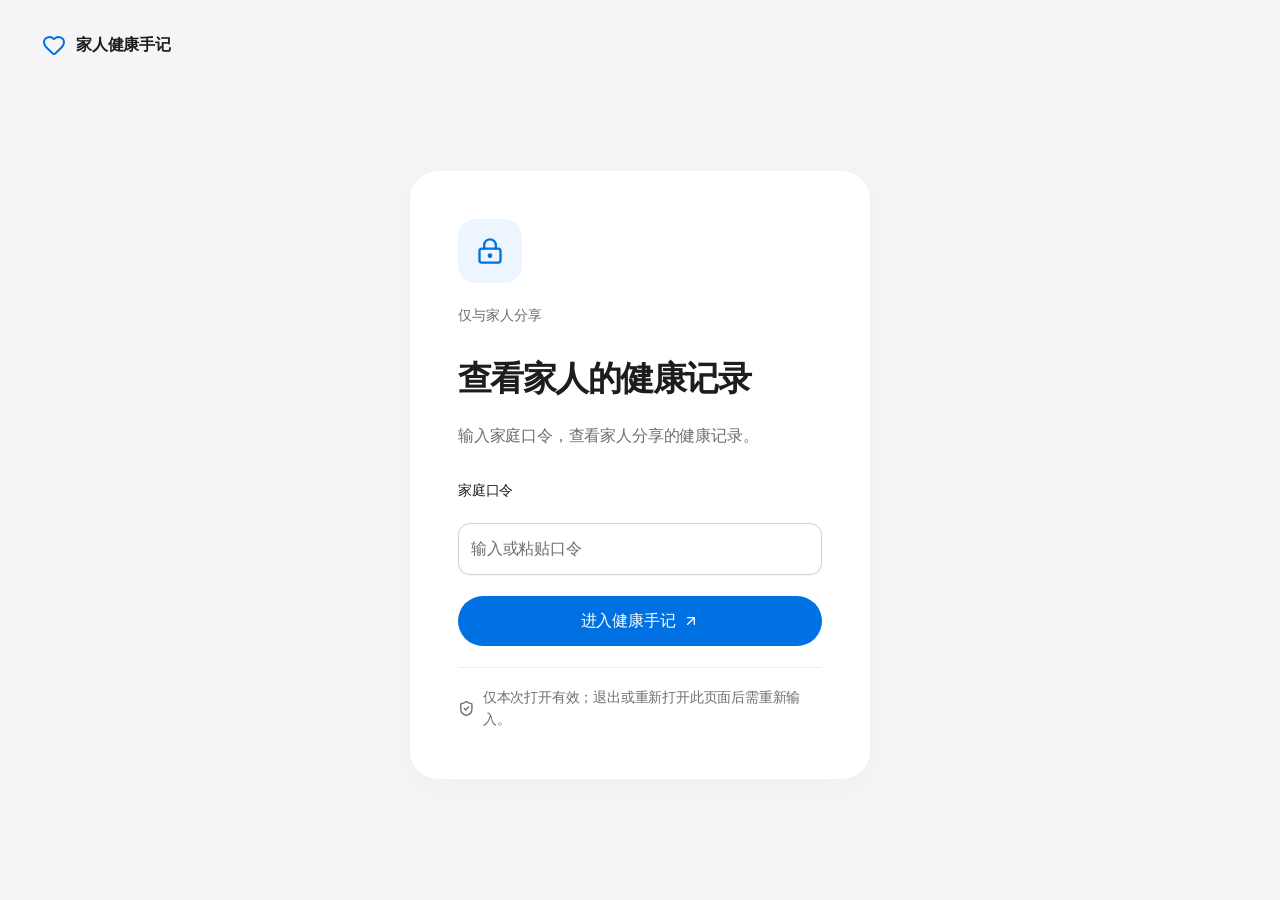
<file: family-health-notebook/index.html>
<!doctype html>
<html lang="zh-CN"><head>
<meta charset="utf-8"/>
<meta name="viewport" content="width=device-width, initial-scale=1"/>
<meta name="robots" content="noindex,nofollow,noarchive"/>
<meta name="referrer" content="no-referrer"/>
<meta http-equiv="Content-Security-Policy" content="default-src 'self'; script-src 'self'; style-src 'self' 'unsafe-inline'; img-src 'self' data:; font-src 'self' data:; connect-src 'self'; object-src 'none'; base-uri 'self'; form-action 'none'"/>
<link rel="icon" href="./favicon.svg"/>
<title>家人健康手记</title>
<meta name="description" content="家人之间，安心了解每一次变化。"/>
  <script type="module" crossorigin src="./assets/index-BhvT1efc.js"></script>
  <link rel="stylesheet" crossorigin href="./assets/index-ddJB4IeO.css">
</head><body><div id="root"></div></body></html>
</file>
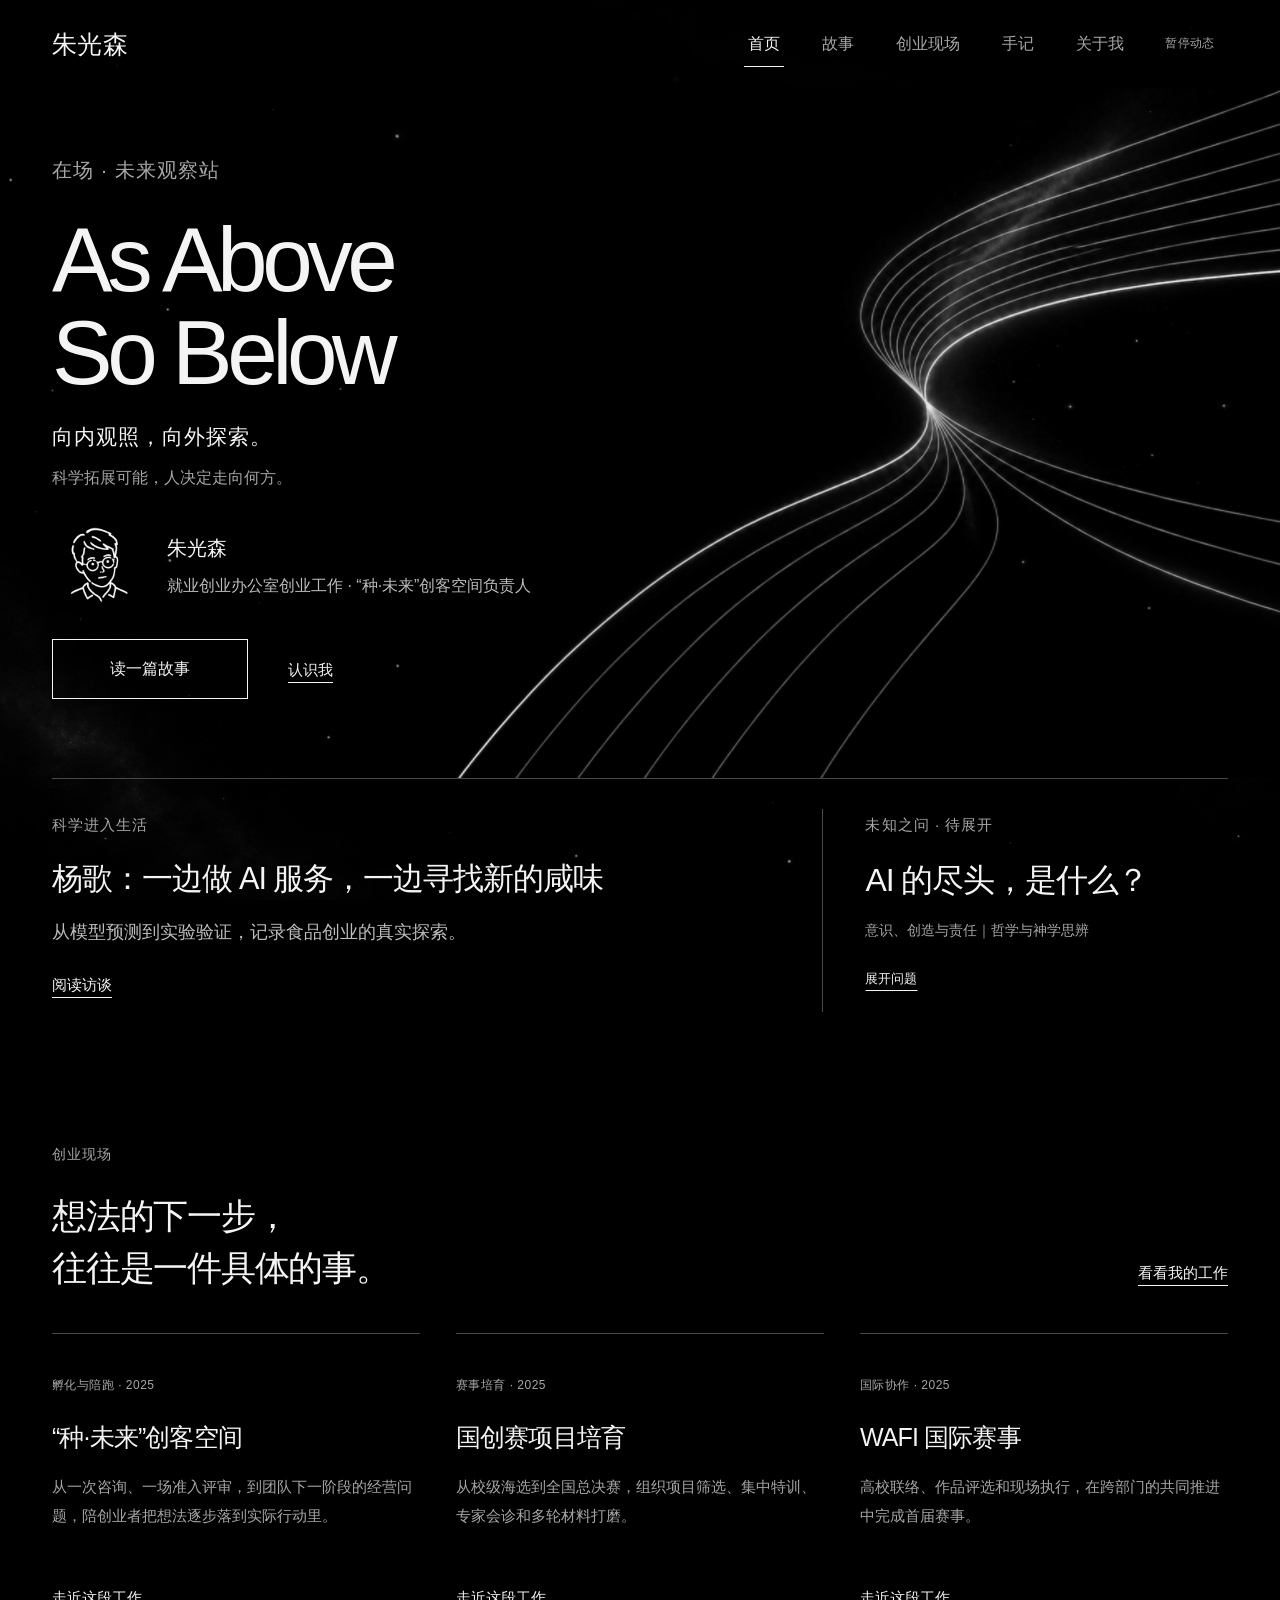
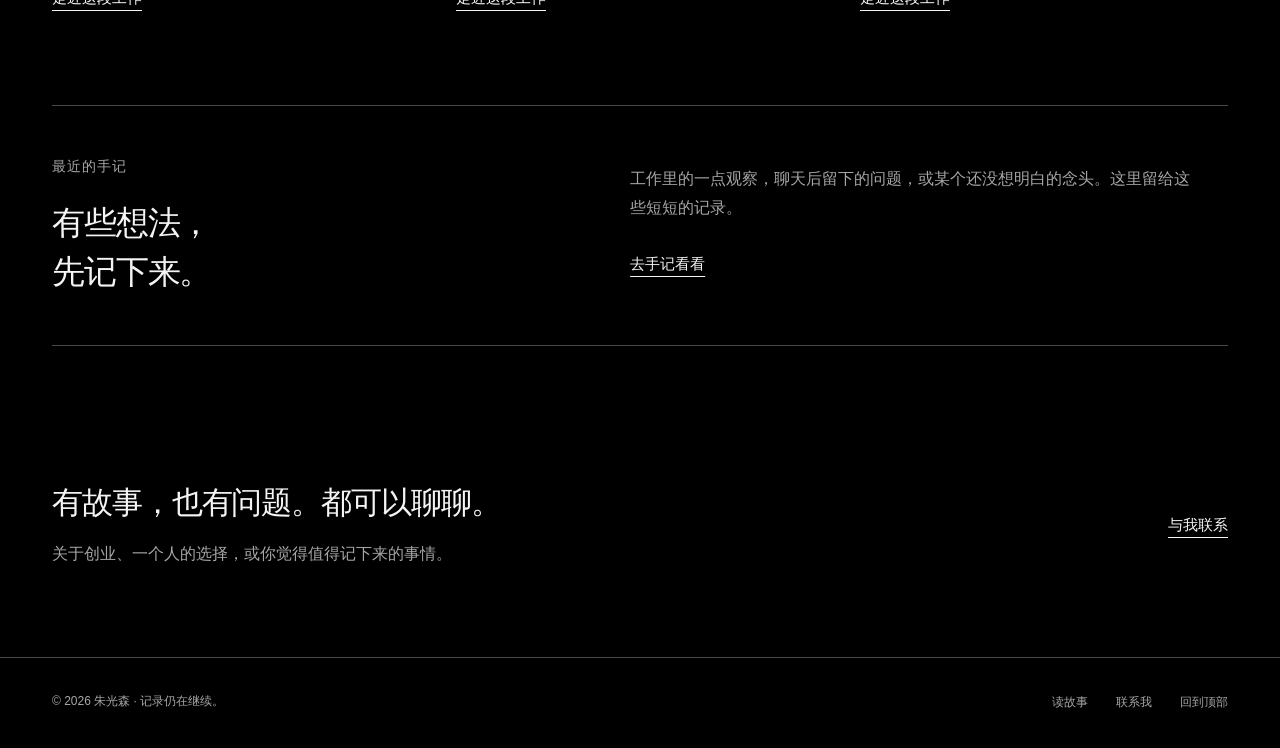
<file: personal/index.html>
<!doctype html>
<html lang="zh-CN">
<head>
  <meta charset="utf-8"><meta name="viewport" content="width=device-width,initial-scale=1">
  <meta name="theme-color" content="#000000"><meta name="color-scheme" content="dark">
  <title>As Above So Below · 在场｜朱光森</title>
  <meta name="description" content="朱光森的故事与手记：向内观照，向外探索。记录科学技术如何走进生活，讲述创业者与团队的真实探索。">
  
  <meta property="og:type" content="website">
  <meta property="og:title" content="As Above So Below · 在场｜朱光森">
  <meta property="og:description" content="朱光森的故事与手记：向内观照，向外探索。记录科学技术如何走进生活，讲述创业者与团队的真实探索。">
  <meta property="og:image" content="https://senzguang-web.github.io/personal/assets/narrator-bold-handdrawn.png">
  <link rel="icon" href="assets/favicon-dark.png" type="image/png">
  <link rel="stylesheet" href="styles.css?v=portrait-direction-1">
  <script src="script.js?v=cosmos-1" defer></script>
  <script src="line-motion.js?v=small-ripple-1" defer></script>
  
  <link rel="canonical" href="https://senzguang-web.github.io/personal/">
  <meta property="og:url" content="https://senzguang-web.github.io/personal/">
  <meta property="og:image:alt" content="朱光森的粗线条手绘头像">
</head>
<body class="" data-page="home" data-ambient-mode="home">
  <div class="cosmos" data-cosmos aria-hidden="true"><img data-cosmos-image src="assets/cosmos-field.webp" width="1536" height="1024" alt="" decoding="async"></div>
  <a href="#main" class="skip-link">跳到正文</a>
  <header class="site-header"><div class="wrap header-inner">
    <a href="index.html" class="brand" aria-label="朱光森，返回首页">朱光森</a>
    <nav id="site-nav" class="site-nav" data-nav aria-label="主要导航"><a href="index.html" aria-current="page">首页</a><a href="stories.html" >故事</a><a href="field.html" >创业现场</a><a href="notes.html" >手记</a><a href="about.html" >关于我</a></nav>
    <div class="header-tools"><button class="motion-toggle" type="button" data-motion-toggle aria-pressed="false" hidden>暂停动态</button><button class="menu-toggle" type="button" data-menu-toggle aria-controls="site-nav" aria-expanded="false">目录</button></div>
  </div></header>
  <main id="main"><div class="wrap"><section class="hero" aria-labelledby="hero-title">
<div class="hero-copy"><p class="eyebrow">在场 · 未来观察站</p><h1 id="hero-title" class="motto-title" lang="en"><span>As Above</span><span>So Below</span></h1><p class="hero-tagline">向内观照，向外探索。</p><p class="hero-intro">科学拓展可能，人决定走向何方。</p><div class="hero-identity"><img class="narrator-portrait" src="assets/narrator-bold-handdrawn.webp" width="512" height="512" alt="朱光森的手绘头像：侧分短发、圆框眼镜与 Polo 衣领" fetchpriority="high"><div><strong>朱光森</strong><p>就业创业办公室创业工作 · “种·未来”创客空间负责人</p></div></div><div class="actions"><a class="button" href="stories/yangge-ai-food-interview.html">读一篇故事</a><a class="text-link" href="about.html">认识我 </a></div></div>
<div class="line-art" data-line-art aria-hidden="true"><img data-line-image src="assets/hero-galaxy.webp" width="1487" height="1058" alt="" fetchpriority="high"></div>
<div class="meteors" data-meteors aria-hidden="true"></div>
</section>
<section class="opening-stories" aria-label="科学与人的故事"><article class="story-lead"><p class="eyebrow">科学进入生活</p><h2><a href="stories/yangge-ai-food-interview.html">杨歌：一边做 AI 服务，一边寻找新的咸味</a></h2><p>从模型预测到实验验证，记录食品创业的真实探索。</p><a class="text-link" href="stories/yangge-ai-food-interview.html">阅读访谈 </a></article>
<details class="unknown-question"><summary><span class="eyebrow">未知之问 · 待展开</span><h2>AI 的尽头，是什么？</h2><p class="question-topics">意识、创造与责任｜哲学与神学思辨</p><span class="question-toggle">展开问题</span></summary><div class="question-body"><p>如果 AI 能生成作品、作出选择，我们该如何理解创造、意识与责任？</p><p>这里先留下一组问题，之后再慢慢记录。关于可验证的能力，依靠科学研究；关于意义与信仰，允许哲学和神学的讨论，但不把思辨当作科学结论。</p><a class="text-link" href="notes.html">去手记看看</a></div></details></section>
<section class="section" aria-labelledby="field-title"><div class="section-heading"><div><p class="eyebrow">创业现场</p><h2 id="field-title">想法的下一步，<br>往往是一件具体的事。</h2></div><a class="text-link" href="field.html">看看我的工作 </a></div><div class="field-grid"><a class="field-card" href="field/incubator.html"><p class="category">孵化与陪跑 · 2025</p><h3>“种·未来”创客空间</h3><p>从一次咨询、一场准入评审，到团队下一阶段的经营问题，陪创业者把想法逐步落到实际行动里。</p><span class="text-link">走近这段工作 </span></a><a class="field-card" href="field/competition.html"><p class="category">赛事培育 · 2025</p><h3>国创赛项目培育</h3><p>从校级海选到全国总决赛，组织项目筛选、集中特训、专家会诊和多轮材料打磨。</p><span class="text-link">走近这段工作 </span></a><a class="field-card" href="field/wafi.html"><p class="category">国际协作 · 2025</p><h3>WAFI 国际赛事</h3><p>高校联络、作品评选和现场执行，在跨部门的共同推进中完成首届赛事。</p><span class="text-link">走近这段工作 </span></a></div></section>
<section class="section compact" aria-labelledby="notes-title"><div class="notes-teaser"><div><p class="eyebrow">最近的手记</p><h2 id="notes-title">有些想法，<br>先记下来。</h2></div><div><p>工作里的一点观察，聊天后留下的问题，或某个还没想明白的念头。这里留给这些短短的记录。</p><a class="text-link" href="notes.html">去手记看看 </a></div></div></section></div><section class="wrap contact-strip"><div><h2>有故事，也有问题。都可以聊聊。</h2><p>关于创业、一个人的选择，或你觉得值得记下来的事情。</p></div><a class="text-link" href="about.html#contact">与我联系 </a></section></main>
  <footer class="site-footer"><div class="wrap footer-inner"><p>© 2026 朱光森 <span aria-hidden="true">·</span> 记录仍在继续。</p><div class="footer-links"><a href="stories.html">读故事</a><a href="about.html#contact">联系我</a><a href="#main">回到顶部</a></div></div></footer>
</body></html>
</file>
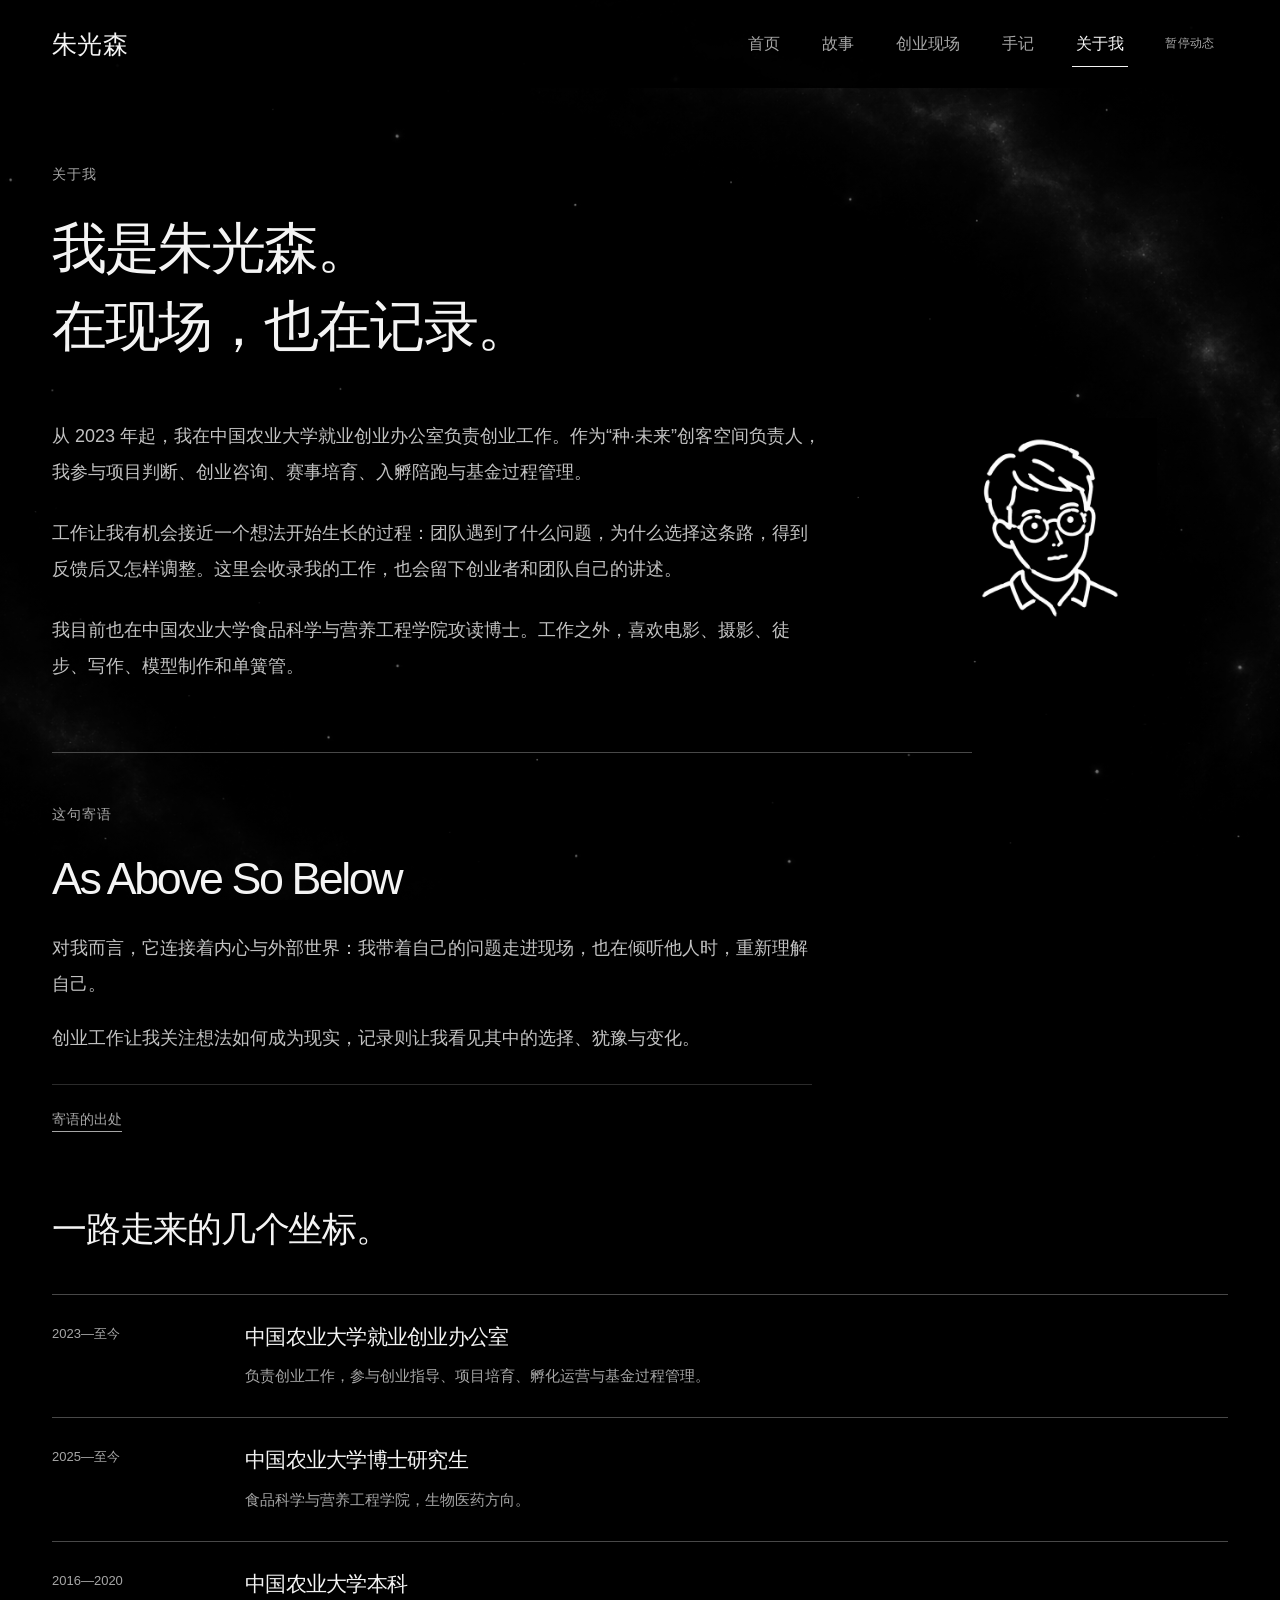
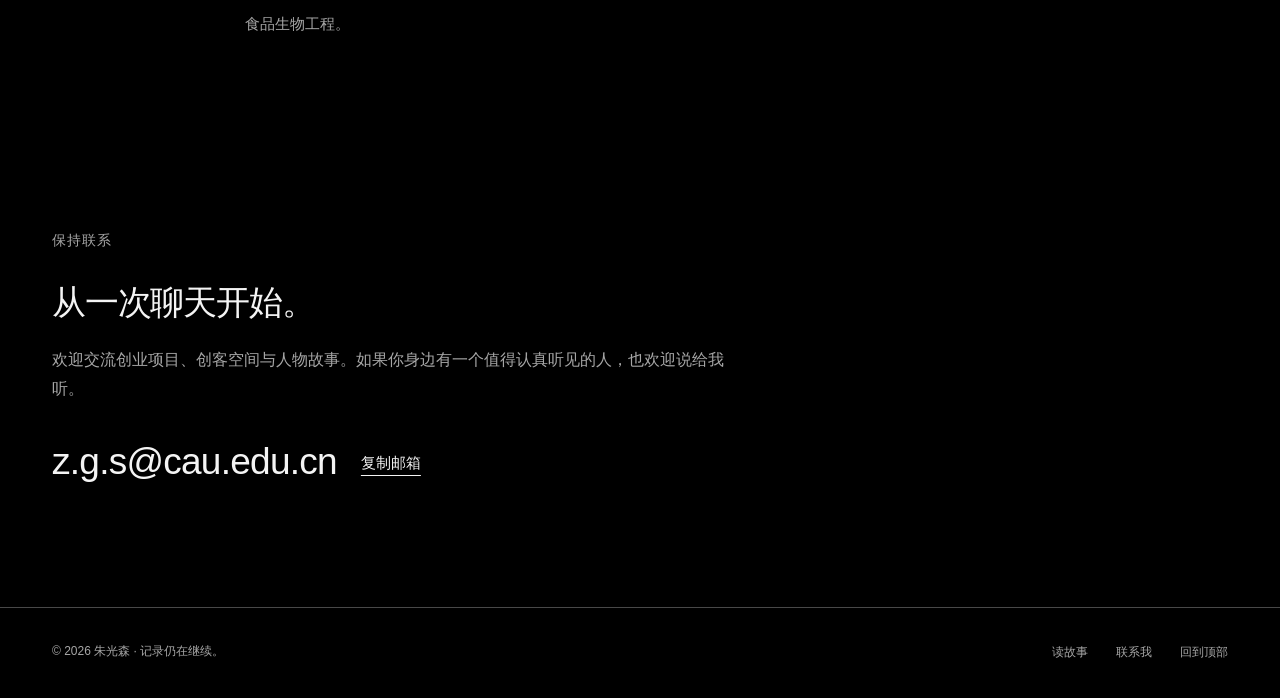
<file: personal/about.html>
<!doctype html>
<html lang="zh-CN">
<head>
  <meta charset="utf-8"><meta name="viewport" content="width=device-width,initial-scale=1">
  <meta name="theme-color" content="#000000"><meta name="color-scheme" content="dark">
  <title>关于我｜朱光森</title>
  <meta name="description" content="我在中国农业大学就业创业办公室负责创业工作，也是“种·未来”创客空间负责人。在这里，记录我参与的项目、遇见的人，以及他们做出选择的过程。">
  
  <meta property="og:type" content="website">
  <meta property="og:title" content="关于我｜朱光森">
  <meta property="og:description" content="我在中国农业大学就业创业办公室负责创业工作，也是“种·未来”创客空间负责人。在这里，记录我参与的项目、遇见的人，以及他们做出选择的过程。">
  <meta property="og:image" content="https://senzguang-web.github.io/personal/assets/narrator-bold-handdrawn.png">
  <link rel="icon" href="assets/favicon-dark.png" type="image/png">
  <link rel="stylesheet" href="styles.css?v=portrait-direction-1">
  <script src="script.js?v=cosmos-1" defer></script>
  <script src="line-motion.js?v=small-ripple-1" defer></script>
  
  <link rel="canonical" href="https://senzguang-web.github.io/personal/about.html">
  <meta property="og:url" content="https://senzguang-web.github.io/personal/about.html">
  <meta property="og:image:alt" content="朱光森的粗线条手绘头像">
</head>
<body class="" data-page="about" data-ambient-mode="ambient">
  <div class="cosmos" data-cosmos aria-hidden="true"><img data-cosmos-image src="assets/cosmos-field.webp" width="1536" height="1024" alt="" decoding="async"><div class="meteors" data-meteors aria-hidden="true"></div></div>
  <a href="#main" class="skip-link">跳到正文</a>
  <header class="site-header"><div class="wrap header-inner">
    <a href="index.html" class="brand" aria-label="朱光森，返回首页">朱光森</a>
    <nav id="site-nav" class="site-nav" data-nav aria-label="主要导航"><a href="index.html" >首页</a><a href="stories.html" >故事</a><a href="field.html" >创业现场</a><a href="notes.html" >手记</a><a href="about.html" aria-current="page">关于我</a></nav>
    <div class="header-tools"><button class="motion-toggle" type="button" data-motion-toggle aria-pressed="false" hidden>暂停动态</button><button class="menu-toggle" type="button" data-menu-toggle aria-controls="site-nav" aria-expanded="false">目录</button></div>
  </div></header>
  <main id="main"><div class="wrap"><header class="page-intro"><p class="eyebrow">关于我</p><h1>我是朱光森。<br>在现场，也在记录。</h1></header><section class="about-grid"><div class="about-copy"><p>从 2023 年起，我在中国农业大学就业创业办公室负责创业工作。作为“种·未来”创客空间负责人，我参与项目判断、创业咨询、赛事培育、入孵陪跑与基金过程管理。</p><p>工作让我有机会接近一个想法开始生长的过程：团队遇到了什么问题，为什么选择这条路，得到反馈后又怎样调整。这里会收录我的工作，也会留下创业者和团队自己的讲述。</p><p>我目前也在中国农业大学食品科学与营养工程学院攻读博士。工作之外，喜欢电影、摄影、徒步、写作、模型制作和单簧管。</p></div><figure class="about-art"><img class="narrator-portrait" src="assets/narrator-bold-handdrawn.webp" width="512" height="512" alt="朱光森的手绘头像：侧分短发、圆框眼镜与 Polo 衣领" loading="lazy"></figure></section>
<section class="motto-section" id="motto" aria-labelledby="motto-heading"><p class="eyebrow">这句寄语</p><h2 id="motto-heading" lang="en">As Above So Below</h2><p>对我而言，它连接着内心与外部世界：我带着自己的问题走进现场，也在倾听他人时，重新理解自己。</p><p>创业工作让我关注想法如何成为现实，记录则让我看见其中的选择、犹豫与变化。</p><details class="motto-source"><summary>寄语的出处</summary><p>这句话与赫尔墨斯传统《翠玉录》中“上者如下者、下者如上者”的对应观念有关。牛顿留下过这部文本的译稿，但这并不使它成为科学定律。这里用它表达内心与外部世界的相互映照；上面的文字是我的个人化解读，不是原文直译。</p><a class="text-link" href="https://webapp1.dlib.indiana.edu/newton/mss/norm/ALCH00017" target="_blank" rel="noopener noreferrer">查看《翠玉录》译稿转录（新窗口）</a></details></section>
<section class="section compact" aria-labelledby="timeline-title"><div class="section-heading"><h2 id="timeline-title">一路走来的几个坐标。</h2></div><ol class="timeline"><li><time>2023—至今</time><div><h3>中国农业大学就业创业办公室</h3><p>负责创业工作，参与创业指导、项目培育、孵化运营与基金过程管理。</p></div></li><li><time>2025—至今</time><div><h3>中国农业大学博士研究生</h3><p>食品科学与营养工程学院，生物医药方向。</p></div></li><li><time>2016—2020</time><div><h3>中国农业大学本科</h3><p>食品生物工程。</p></div></li></ol></section><section id="contact" class="contact-block"><p class="eyebrow">保持联系</p><h2>从一次聊天开始。</h2><p>欢迎交流创业项目、创客空间与人物故事。如果你身边有一个值得认真听见的人，也欢迎说给我听。</p><div class="contact-inline"><a class="email-link" href="mailto:z.g.s@cau.edu.cn">z.g.s@cau.edu.cn</a><button class="text-button" type="button" data-copy-email>复制邮箱</button></div><div class="status" data-contact-status role="status" aria-live="polite"></div></section></div></main>
  <footer class="site-footer"><div class="wrap footer-inner"><p>© 2026 朱光森 <span aria-hidden="true">·</span> 记录仍在继续。</p><div class="footer-links"><a href="stories.html">读故事</a><a href="about.html#contact">联系我</a><a href="#main">回到顶部</a></div></div></footer>
</body></html>
</file>
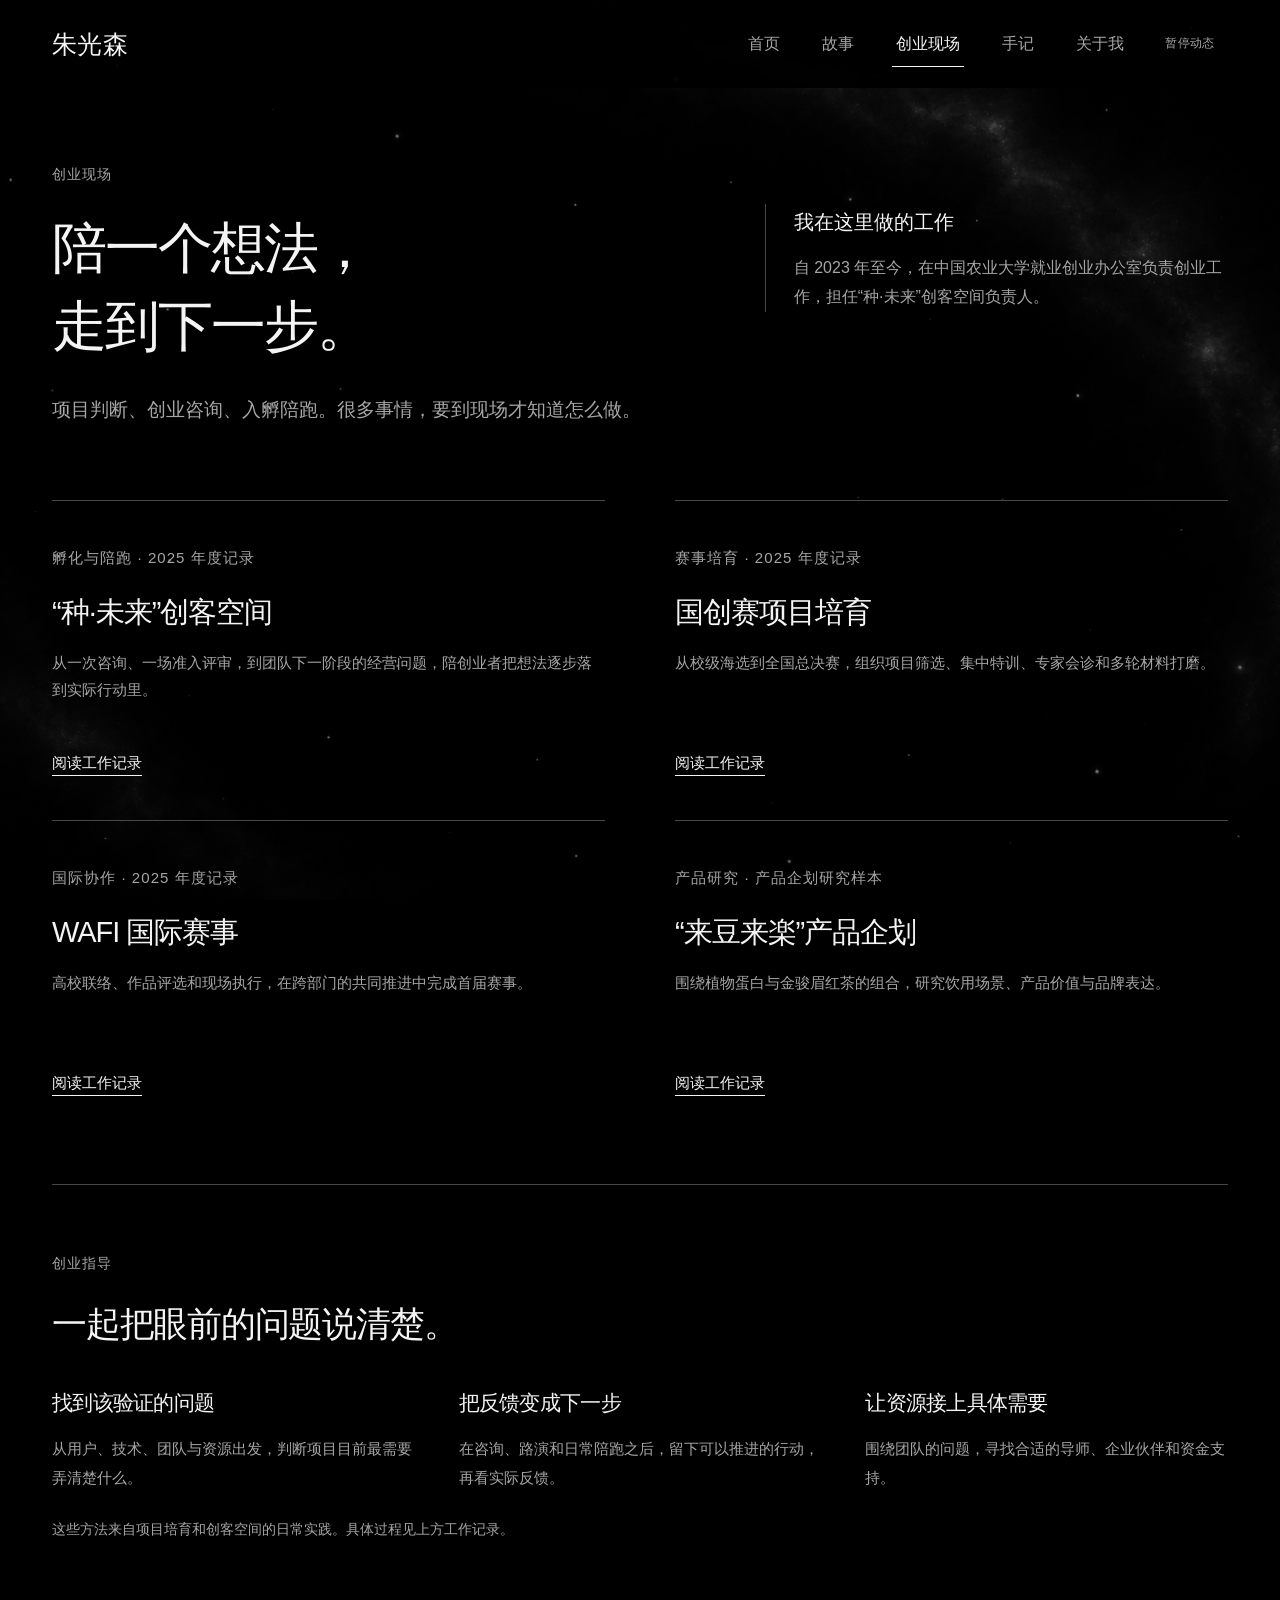
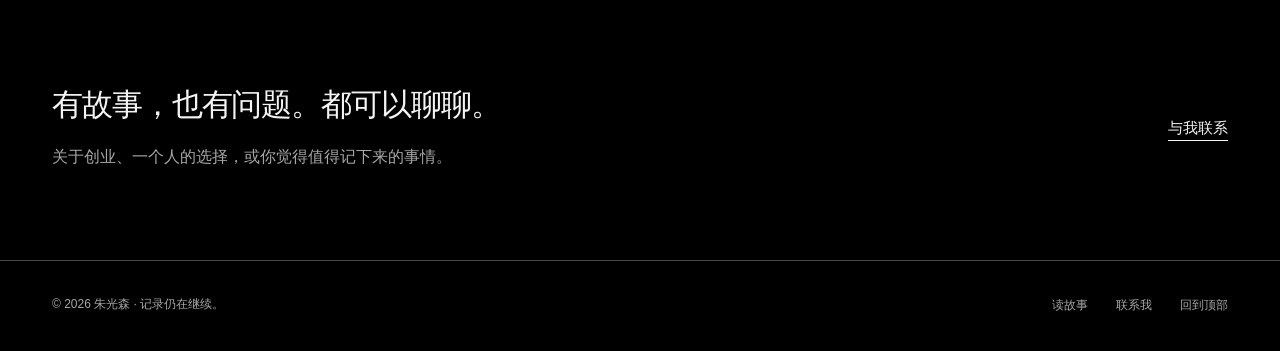
<file: personal/field.html>
<!doctype html>
<html lang="zh-CN">
<head>
  <meta charset="utf-8"><meta name="viewport" content="width=device-width,initial-scale=1">
  <meta name="theme-color" content="#000000"><meta name="color-scheme" content="dark">
  <title>创业现场｜朱光森</title>
  <meta name="description" content="就业创业办公室创业工作、种·未来创客空间、赛事培育与创业指导。">
  
  <meta property="og:type" content="website">
  <meta property="og:title" content="创业现场｜朱光森">
  <meta property="og:description" content="就业创业办公室创业工作、种·未来创客空间、赛事培育与创业指导。">
  <meta property="og:image" content="https://senzguang-web.github.io/personal/assets/narrator-bold-handdrawn.png">
  <link rel="icon" href="assets/favicon-dark.png" type="image/png">
  <link rel="stylesheet" href="styles.css?v=portrait-direction-1">
  <script src="script.js?v=cosmos-1" defer></script>
  <script src="line-motion.js?v=small-ripple-1" defer></script>
  
  <link rel="canonical" href="https://senzguang-web.github.io/personal/field.html">
  <meta property="og:url" content="https://senzguang-web.github.io/personal/field.html">
  <meta property="og:image:alt" content="朱光森的粗线条手绘头像">
</head>
<body class="" data-page="field" data-ambient-mode="ambient">
  <div class="cosmos" data-cosmos aria-hidden="true"><img data-cosmos-image src="assets/cosmos-field.webp" width="1536" height="1024" alt="" decoding="async"><div class="meteors" data-meteors aria-hidden="true"></div></div>
  <a href="#main" class="skip-link">跳到正文</a>
  <header class="site-header"><div class="wrap header-inner">
    <a href="index.html" class="brand" aria-label="朱光森，返回首页">朱光森</a>
    <nav id="site-nav" class="site-nav" data-nav aria-label="主要导航"><a href="index.html" >首页</a><a href="stories.html" >故事</a><a href="field.html" aria-current="page">创业现场</a><a href="notes.html" >手记</a><a href="about.html" >关于我</a></nav>
    <div class="header-tools"><button class="motion-toggle" type="button" data-motion-toggle aria-pressed="false" hidden>暂停动态</button><button class="menu-toggle" type="button" data-menu-toggle aria-controls="site-nav" aria-expanded="false">目录</button></div>
  </div></header>
  <main id="main"><div class="wrap"><section class="field-intro"><header class="page-intro"><p class="eyebrow">创业现场</p><h1>陪一个想法，<br>走到下一步。</h1><p class="lede">项目判断、创业咨询、入孵陪跑。很多事情，要到现场才知道怎么做。</p></header><aside class="role-note"><strong>我在这里做的工作</strong>自 2023 年至今，在中国农业大学就业创业办公室负责创业工作，担任“种·未来”创客空间负责人。</aside></section><section class="project-list" aria-label="创业工作记录"><a class="project-panel" href="field/incubator.html"><p class="eyebrow">孵化与陪跑 · 2025 年度记录</p><h2>“种·未来”创客空间</h2><p>从一次咨询、一场准入评审，到团队下一阶段的经营问题，陪创业者把想法逐步落到实际行动里。</p><span class="text-link">阅读工作记录 </span></a><a class="project-panel" href="field/competition.html"><p class="eyebrow">赛事培育 · 2025 年度记录</p><h2>国创赛项目培育</h2><p>从校级海选到全国总决赛，组织项目筛选、集中特训、专家会诊和多轮材料打磨。</p><span class="text-link">阅读工作记录 </span></a><a class="project-panel" href="field/wafi.html"><p class="eyebrow">国际协作 · 2025 年度记录</p><h2>WAFI 国际赛事</h2><p>高校联络、作品评选和现场执行，在跨部门的共同推进中完成首届赛事。</p><span class="text-link">阅读工作记录 </span></a><a class="project-panel" href="field/laidou.html"><p class="eyebrow">产品研究 · 产品企划研究样本</p><h2>“来豆来楽”产品企划</h2><p>围绕植物蛋白与金骏眉红茶的组合，研究饮用场景、产品价值与品牌表达。</p><span class="text-link">阅读工作记录 </span></a></section><section id="approach" class="method-section"><p class="eyebrow">创业指导</p><div class="section-heading"><h2>一起把眼前的问题说清楚。</h2></div><div class="methods"><article><h3>找到该验证的问题</h3><p>从用户、技术、团队与资源出发，判断项目目前最需要弄清楚什么。</p></article><article><h3>把反馈变成下一步</h3><p>在咨询、路演和日常陪跑之后，留下可以推进的行动，再看实际反馈。</p></article><article><h3>让资源接上具体需要</h3><p>围绕团队的问题，寻找合适的导师、企业伙伴和资金支持。</p></article></div><p class="collection-note">这些方法来自项目培育和创客空间的日常实践。具体过程见上方工作记录。</p></section></div><section class="wrap contact-strip"><div><h2>有故事，也有问题。都可以聊聊。</h2><p>关于创业、一个人的选择，或你觉得值得记下来的事情。</p></div><a class="text-link" href="about.html#contact">与我联系 </a></section></main>
  <footer class="site-footer"><div class="wrap footer-inner"><p>© 2026 朱光森 <span aria-hidden="true">·</span> 记录仍在继续。</p><div class="footer-links"><a href="stories.html">读故事</a><a href="about.html#contact">联系我</a><a href="#main">回到顶部</a></div></div></footer>
</body></html>
</file>
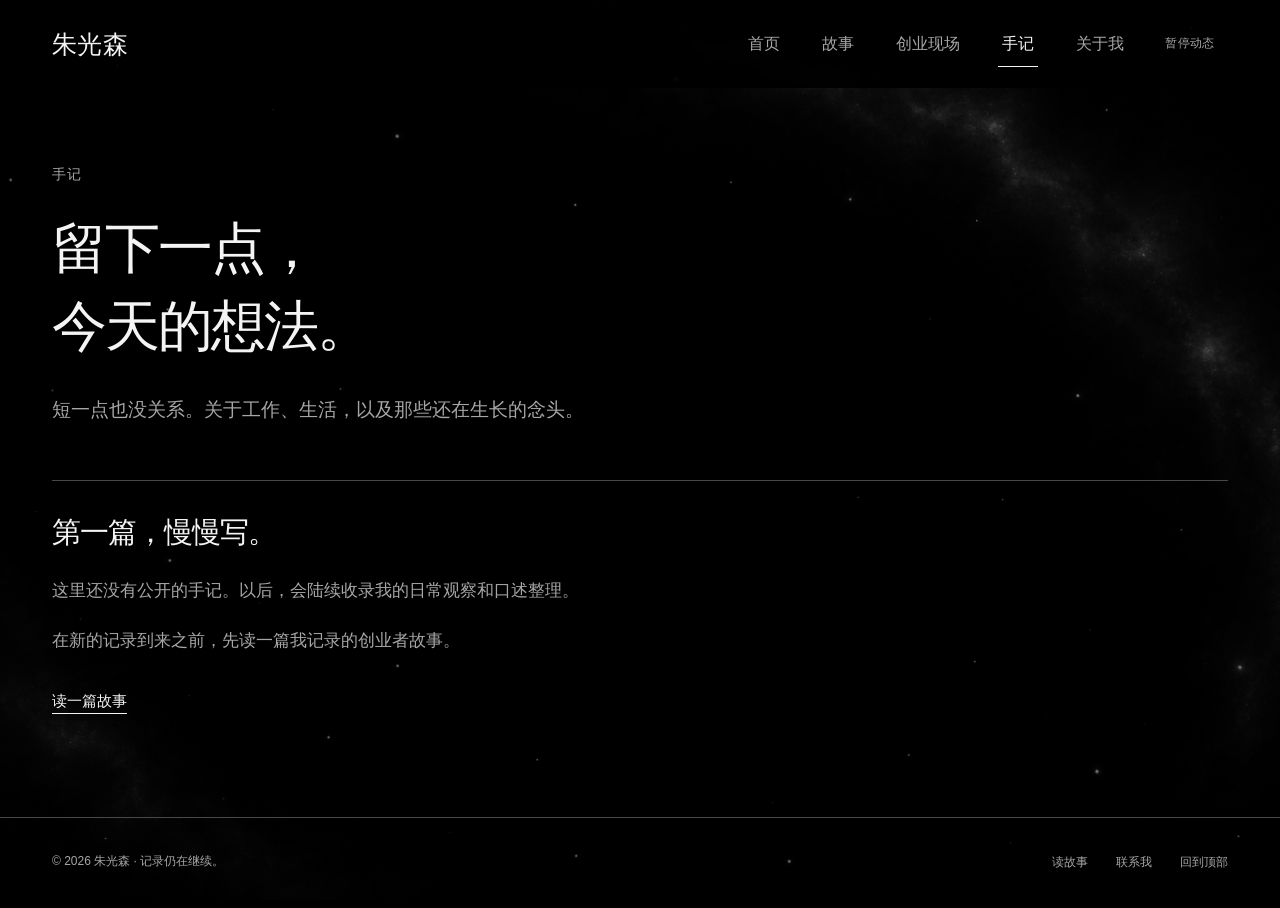
<file: personal/notes.html>
<!doctype html>
<html lang="zh-CN">
<head>
  <meta charset="utf-8"><meta name="viewport" content="width=device-width,initial-scale=1">
  <meta name="theme-color" content="#000000"><meta name="color-scheme" content="dark">
  <title>手记｜朱光森</title>
  <meta name="description" content="朱光森的日常观察与短记录。">
  
  <meta property="og:type" content="website">
  <meta property="og:title" content="手记｜朱光森">
  <meta property="og:description" content="朱光森的日常观察与短记录。">
  <meta property="og:image" content="https://senzguang-web.github.io/personal/assets/narrator-bold-handdrawn.png">
  <link rel="icon" href="assets/favicon-dark.png" type="image/png">
  <link rel="stylesheet" href="styles.css?v=portrait-direction-1">
  <script src="script.js?v=cosmos-1" defer></script>
  <script src="line-motion.js?v=small-ripple-1" defer></script>
  
  <link rel="canonical" href="https://senzguang-web.github.io/personal/notes.html">
  <meta property="og:url" content="https://senzguang-web.github.io/personal/notes.html">
  <meta property="og:image:alt" content="朱光森的粗线条手绘头像">
</head>
<body class="" data-page="notes" data-ambient-mode="ambient">
  <div class="cosmos" data-cosmos aria-hidden="true"><img data-cosmos-image src="assets/cosmos-field.webp" width="1536" height="1024" alt="" decoding="async"><div class="meteors" data-meteors aria-hidden="true"></div></div>
  <a href="#main" class="skip-link">跳到正文</a>
  <header class="site-header"><div class="wrap header-inner">
    <a href="index.html" class="brand" aria-label="朱光森，返回首页">朱光森</a>
    <nav id="site-nav" class="site-nav" data-nav aria-label="主要导航"><a href="index.html" >首页</a><a href="stories.html" >故事</a><a href="field.html" >创业现场</a><a href="notes.html" aria-current="page">手记</a><a href="about.html" >关于我</a></nav>
    <div class="header-tools"><button class="motion-toggle" type="button" data-motion-toggle aria-pressed="false" hidden>暂停动态</button><button class="menu-toggle" type="button" data-menu-toggle aria-controls="site-nav" aria-expanded="false">目录</button></div>
  </div></header>
  <main id="main"><div class="wrap"><header class="page-intro"><p class="eyebrow">手记</p><h1>留下一点，<br>今天的想法。</h1><p class="lede">短一点也没关系。关于工作、生活，以及那些还在生长的念头。</p></header><section class="empty-notes"><div><h2>第一篇，慢慢写。</h2><p>这里还没有公开的手记。以后，会陆续收录我的日常观察和口述整理。</p><p>在新的记录到来之前，先读一篇我记录的创业者故事。</p><a class="text-link" href="stories/yangge-ai-food-interview.html">读一篇故事 </a></div></section></div></main>
  <footer class="site-footer"><div class="wrap footer-inner"><p>© 2026 朱光森 <span aria-hidden="true">·</span> 记录仍在继续。</p><div class="footer-links"><a href="stories.html">读故事</a><a href="about.html#contact">联系我</a><a href="#main">回到顶部</a></div></div></footer>
</body></html>
</file>
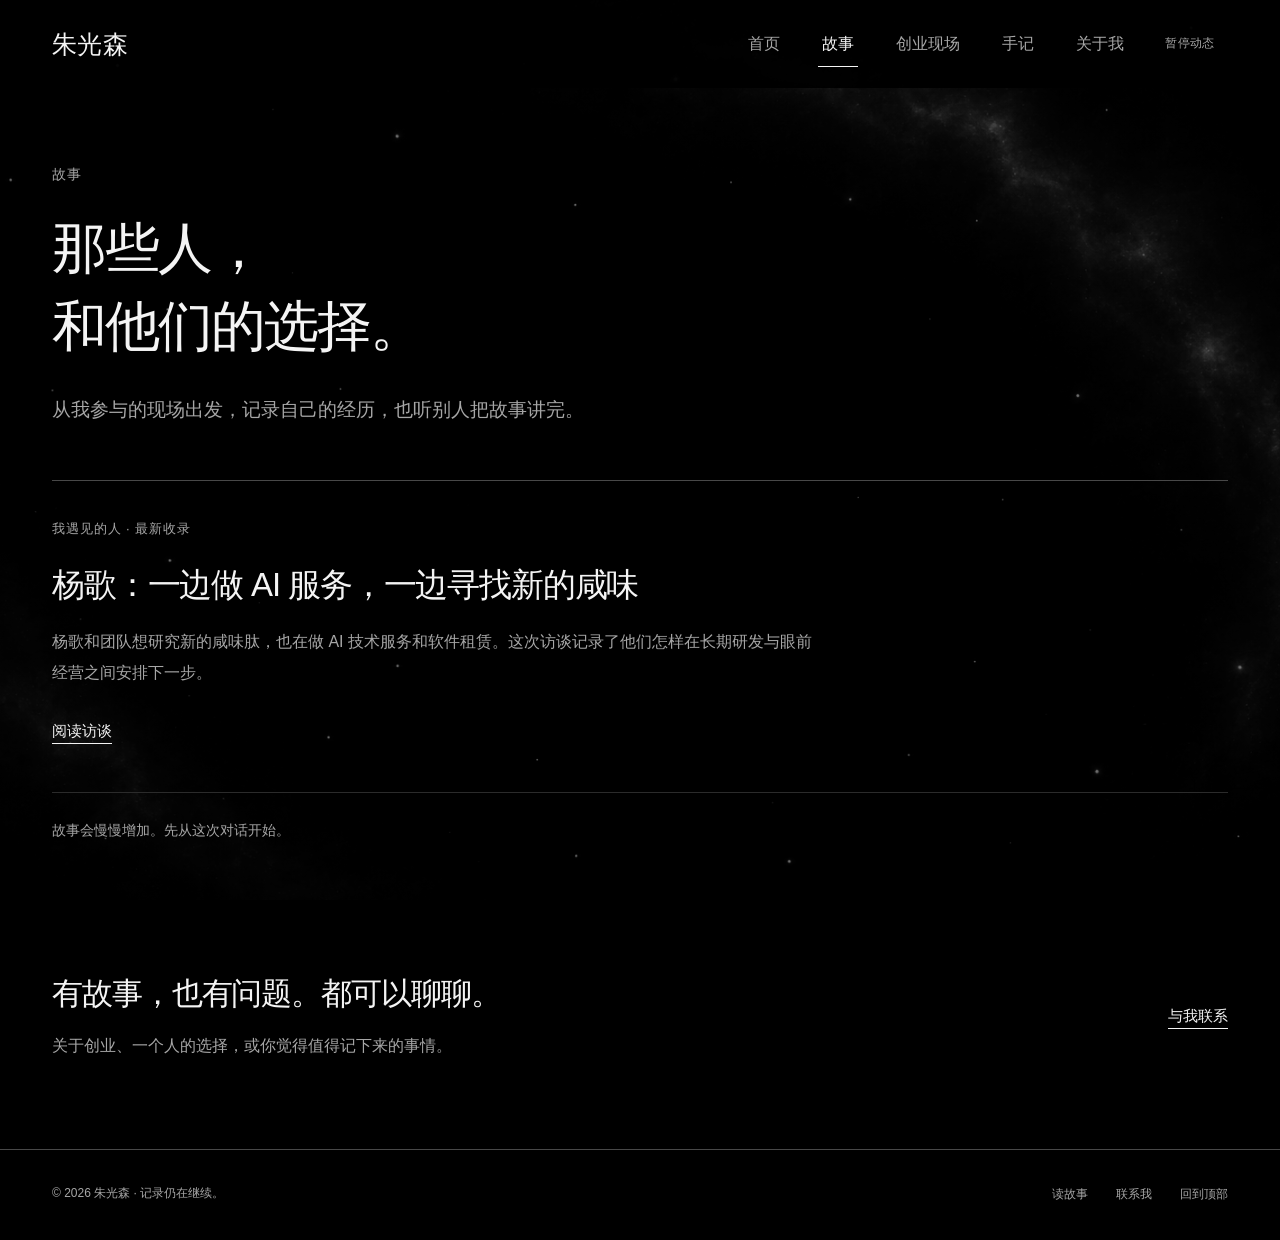
<file: personal/stories.html>
<!doctype html>
<html lang="zh-CN">
<head>
  <meta charset="utf-8"><meta name="viewport" content="width=device-width,initial-scale=1">
  <meta name="theme-color" content="#000000"><meta name="color-scheme" content="dark">
  <title>故事｜朱光森</title>
  <meta name="description" content="朱光森记录自己的经历、遇见的人，以及他们作出选择的过程。">
  
  <meta property="og:type" content="website">
  <meta property="og:title" content="故事｜朱光森">
  <meta property="og:description" content="朱光森记录自己的经历、遇见的人，以及他们作出选择的过程。">
  <meta property="og:image" content="https://senzguang-web.github.io/personal/assets/narrator-bold-handdrawn.png">
  <link rel="icon" href="assets/favicon-dark.png" type="image/png">
  <link rel="stylesheet" href="styles.css?v=portrait-direction-1">
  <script src="script.js?v=cosmos-1" defer></script>
  <script src="line-motion.js?v=small-ripple-1" defer></script>
  
  <link rel="canonical" href="https://senzguang-web.github.io/personal/stories.html">
  <meta property="og:url" content="https://senzguang-web.github.io/personal/stories.html">
  <meta property="og:image:alt" content="朱光森的粗线条手绘头像">
</head>
<body class="" data-page="stories" data-ambient-mode="ambient">
  <div class="cosmos" data-cosmos aria-hidden="true"><img data-cosmos-image src="assets/cosmos-field.webp" width="1536" height="1024" alt="" decoding="async"><div class="meteors" data-meteors aria-hidden="true"></div></div>
  <a href="#main" class="skip-link">跳到正文</a>
  <header class="site-header"><div class="wrap header-inner">
    <a href="index.html" class="brand" aria-label="朱光森，返回首页">朱光森</a>
    <nav id="site-nav" class="site-nav" data-nav aria-label="主要导航"><a href="index.html" >首页</a><a href="stories.html" aria-current="page">故事</a><a href="field.html" >创业现场</a><a href="notes.html" >手记</a><a href="about.html" >关于我</a></nav>
    <div class="header-tools"><button class="motion-toggle" type="button" data-motion-toggle aria-pressed="false" hidden>暂停动态</button><button class="menu-toggle" type="button" data-menu-toggle aria-controls="site-nav" aria-expanded="false">目录</button></div>
  </div></header>
  <main id="main"><div class="wrap"><header class="page-intro"><p class="eyebrow">故事</p><h1>那些人，<br>和他们的选择。</h1><p class="lede">从我参与的现场出发，记录自己的经历，也听别人把故事讲完。</p></header><section class="story-list" aria-label="已收录的故事"><a class="feature" href="stories/yangge-ai-food-interview.html"><div><p class="eyebrow">我遇见的人 · 最新收录</p><h2>杨歌：一边做 AI 服务，一边寻找新的咸味</h2><p>杨歌和团队想研究新的咸味肽，也在做 AI 技术服务和软件租赁。这次访谈记录了他们怎样在长期研发与眼前经营之间安排下一步。</p><span class="text-link">阅读访谈 </span></div></a><p class="collection-note">故事会慢慢增加。先从这次对话开始。</p></section></div><section class="wrap contact-strip"><div><h2>有故事，也有问题。都可以聊聊。</h2><p>关于创业、一个人的选择，或你觉得值得记下来的事情。</p></div><a class="text-link" href="about.html#contact">与我联系 </a></section></main>
  <footer class="site-footer"><div class="wrap footer-inner"><p>© 2026 朱光森 <span aria-hidden="true">·</span> 记录仍在继续。</p><div class="footer-links"><a href="stories.html">读故事</a><a href="about.html#contact">联系我</a><a href="#main">回到顶部</a></div></div></footer>
</body></html>
</file>
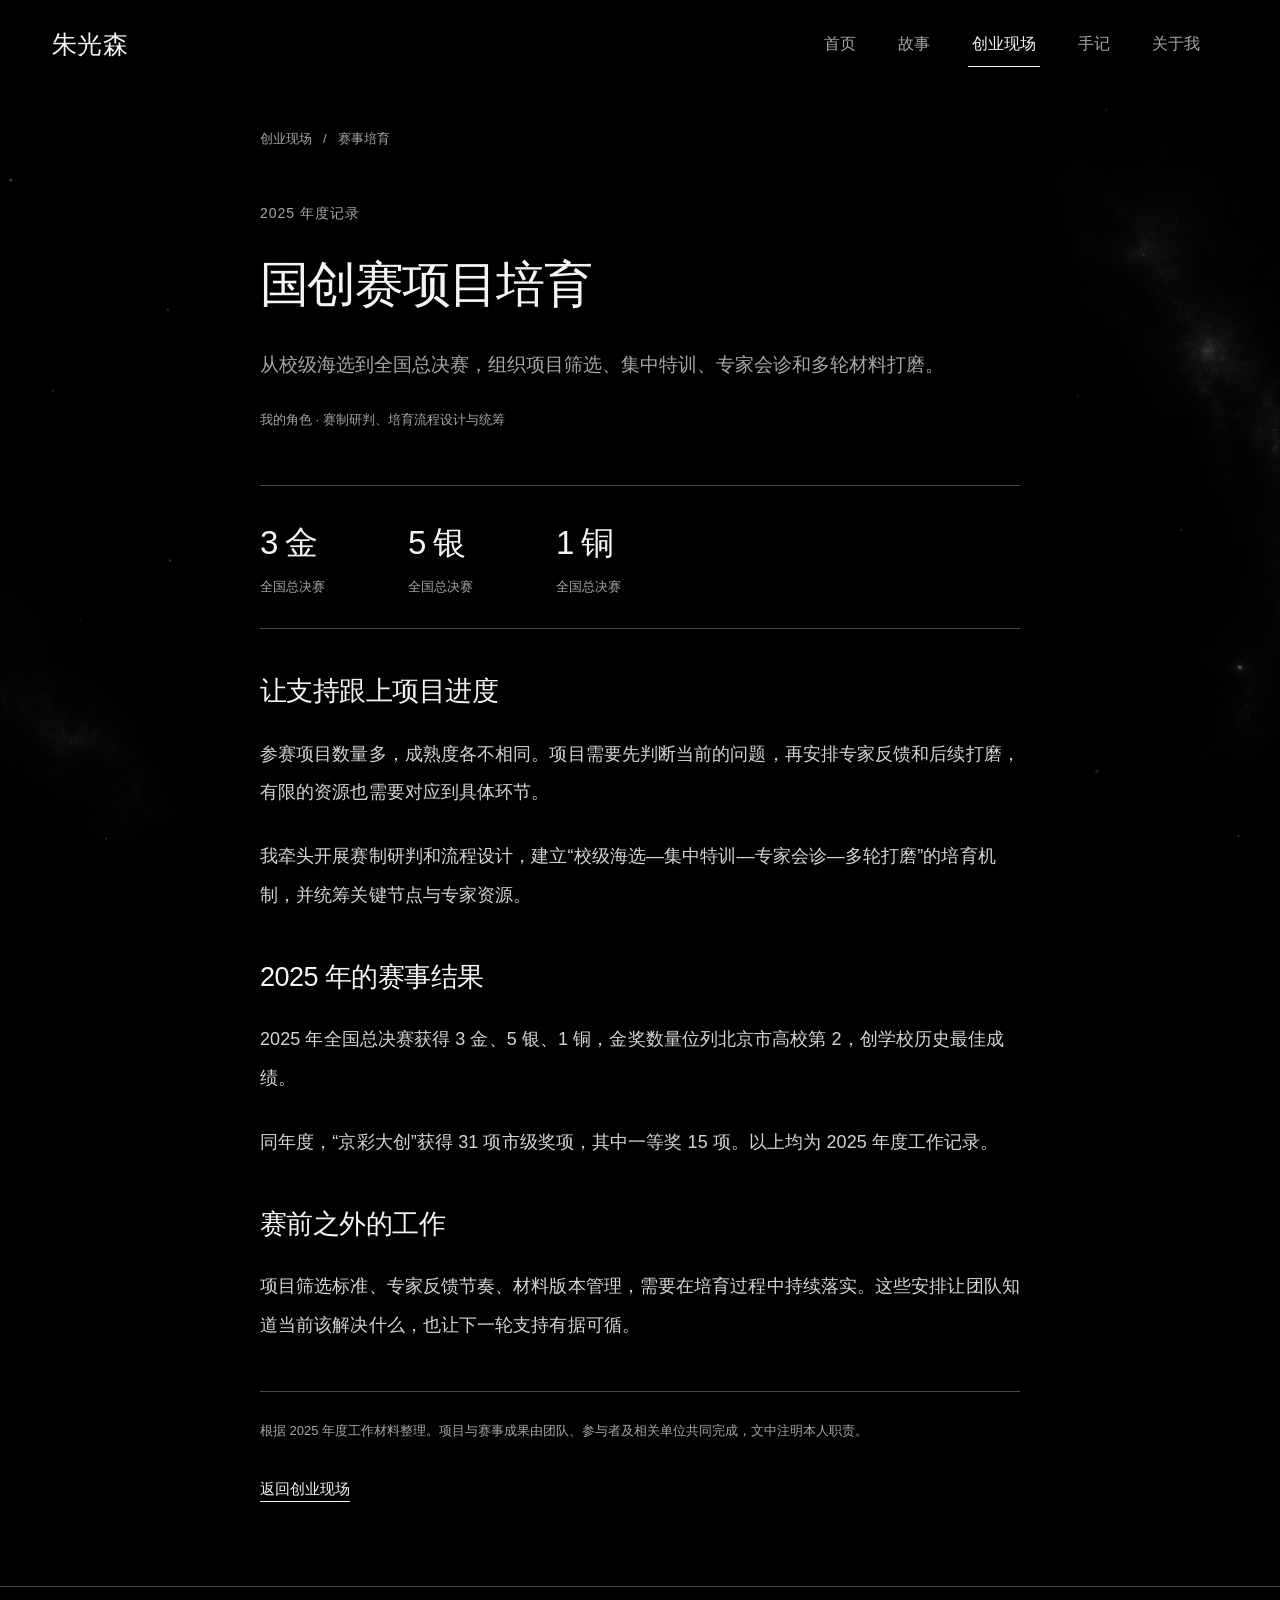
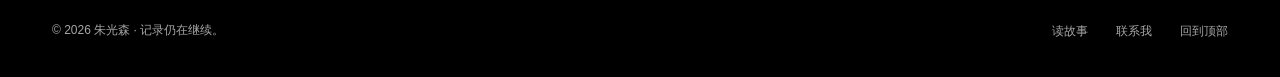
<file: personal/field/competition.html>
<!doctype html>
<html lang="zh-CN">
<head>
  <meta charset="utf-8"><meta name="viewport" content="width=device-width,initial-scale=1">
  <meta name="theme-color" content="#000000"><meta name="color-scheme" content="dark">
  <title>国创赛项目培育｜朱光森</title>
  <meta name="description" content="从校级海选到全国总决赛，组织项目筛选、集中特训、专家会诊和多轮材料打磨。">
  
  <meta property="og:type" content="website">
  <meta property="og:title" content="国创赛项目培育｜朱光森">
  <meta property="og:description" content="从校级海选到全国总决赛，组织项目筛选、集中特训、专家会诊和多轮材料打磨。">
  <meta property="og:image" content="https://senzguang-web.github.io/personal/assets/narrator-bold-handdrawn.png">
  <link rel="icon" href="../assets/favicon-dark.png" type="image/png">
  <link rel="stylesheet" href="../styles.css?v=portrait-direction-1">
  <script src="../script.js?v=cosmos-1" defer></script>
  <script src="../line-motion.js?v=small-ripple-1" defer></script>
  
  <link rel="canonical" href="https://senzguang-web.github.io/personal/field/competition.html">
  <meta property="og:url" content="https://senzguang-web.github.io/personal/field/competition.html">
  <meta property="og:image:alt" content="朱光森的粗线条手绘头像">
</head>
<body class="" data-page="project" data-ambient-mode="reading">
  <div class="cosmos" data-cosmos aria-hidden="true"><img data-cosmos-image src="../assets/cosmos-field.webp" width="1536" height="1024" alt="" decoding="async"><div class="meteors" data-meteors aria-hidden="true"></div></div>
  <a href="#main" class="skip-link">跳到正文</a>
  <header class="site-header"><div class="wrap header-inner">
    <a href="../index.html" class="brand" aria-label="朱光森，返回首页">朱光森</a>
    <nav id="site-nav" class="site-nav" data-nav aria-label="主要导航"><a href="../index.html" >首页</a><a href="../stories.html" >故事</a><a href="../field.html" aria-current="page">创业现场</a><a href="../notes.html" >手记</a><a href="../about.html" >关于我</a></nav>
    <div class="header-tools"><button class="menu-toggle" type="button" data-menu-toggle aria-controls="site-nav" aria-expanded="false">目录</button></div>
  </div></header>
  <main id="main"><div class="reading-layout"><nav class="breadcrumb" aria-label="面包屑"><a href="../field.html">创业现场</a><span aria-hidden="true">/</span><span>赛事培育</span></nav><article><header class="article-header"><p class="eyebrow blue">2025 年度记录</p><h1>国创赛项目培育</h1><p class="article-lede">从校级海选到全国总决赛，组织项目筛选、集中特训、专家会诊和多轮材料打磨。</p><div class="article-byline"><span>我的角色 · 赛制研判、培育流程设计与统筹</span></div></header><div class="metrics" aria-label="2025 年度记录的工作指标"><div><strong>3 金</strong><span>全国总决赛</span></div><div><strong>5 银</strong><span>全国总决赛</span></div><div><strong>1 铜</strong><span>全国总决赛</span></div></div><div class="prose"><section><h2>让支持跟上项目进度</h2><p>参赛项目数量多，成熟度各不相同。项目需要先判断当前的问题，再安排专家反馈和后续打磨，有限的资源也需要对应到具体环节。</p><p>我牵头开展赛制研判和流程设计，建立“校级海选—集中特训—专家会诊—多轮打磨”的培育机制，并统筹关键节点与专家资源。</p></section><section><h2>2025 年的赛事结果</h2><p>2025 年全国总决赛获得 3 金、5 银、1 铜，金奖数量位列北京市高校第 2，创学校历史最佳成绩。</p><p>同年度，“京彩大创”获得 31 项市级奖项，其中一等奖 15 项。以上均为 2025 年度工作记录。</p></section><section><h2>赛前之外的工作</h2><p>项目筛选标准、专家反馈节奏、材料版本管理，需要在培育过程中持续落实。这些安排让团队知道当前该解决什么，也让下一轮支持有据可循。</p></section></div><p class="source-note">根据 2025 年度工作材料整理。项目与赛事成果由团队、参与者及相关单位共同完成，文中注明本人职责。</p></article><div class="article-bottom"><a class="text-link" href="../field.html">返回创业现场 </a></div></div></main>
  <footer class="site-footer"><div class="wrap footer-inner"><p>© 2026 朱光森 <span aria-hidden="true">·</span> 记录仍在继续。</p><div class="footer-links"><a href="../stories.html">读故事</a><a href="../about.html#contact">联系我</a><a href="#main">回到顶部</a></div></div></footer>
</body></html>
</file>
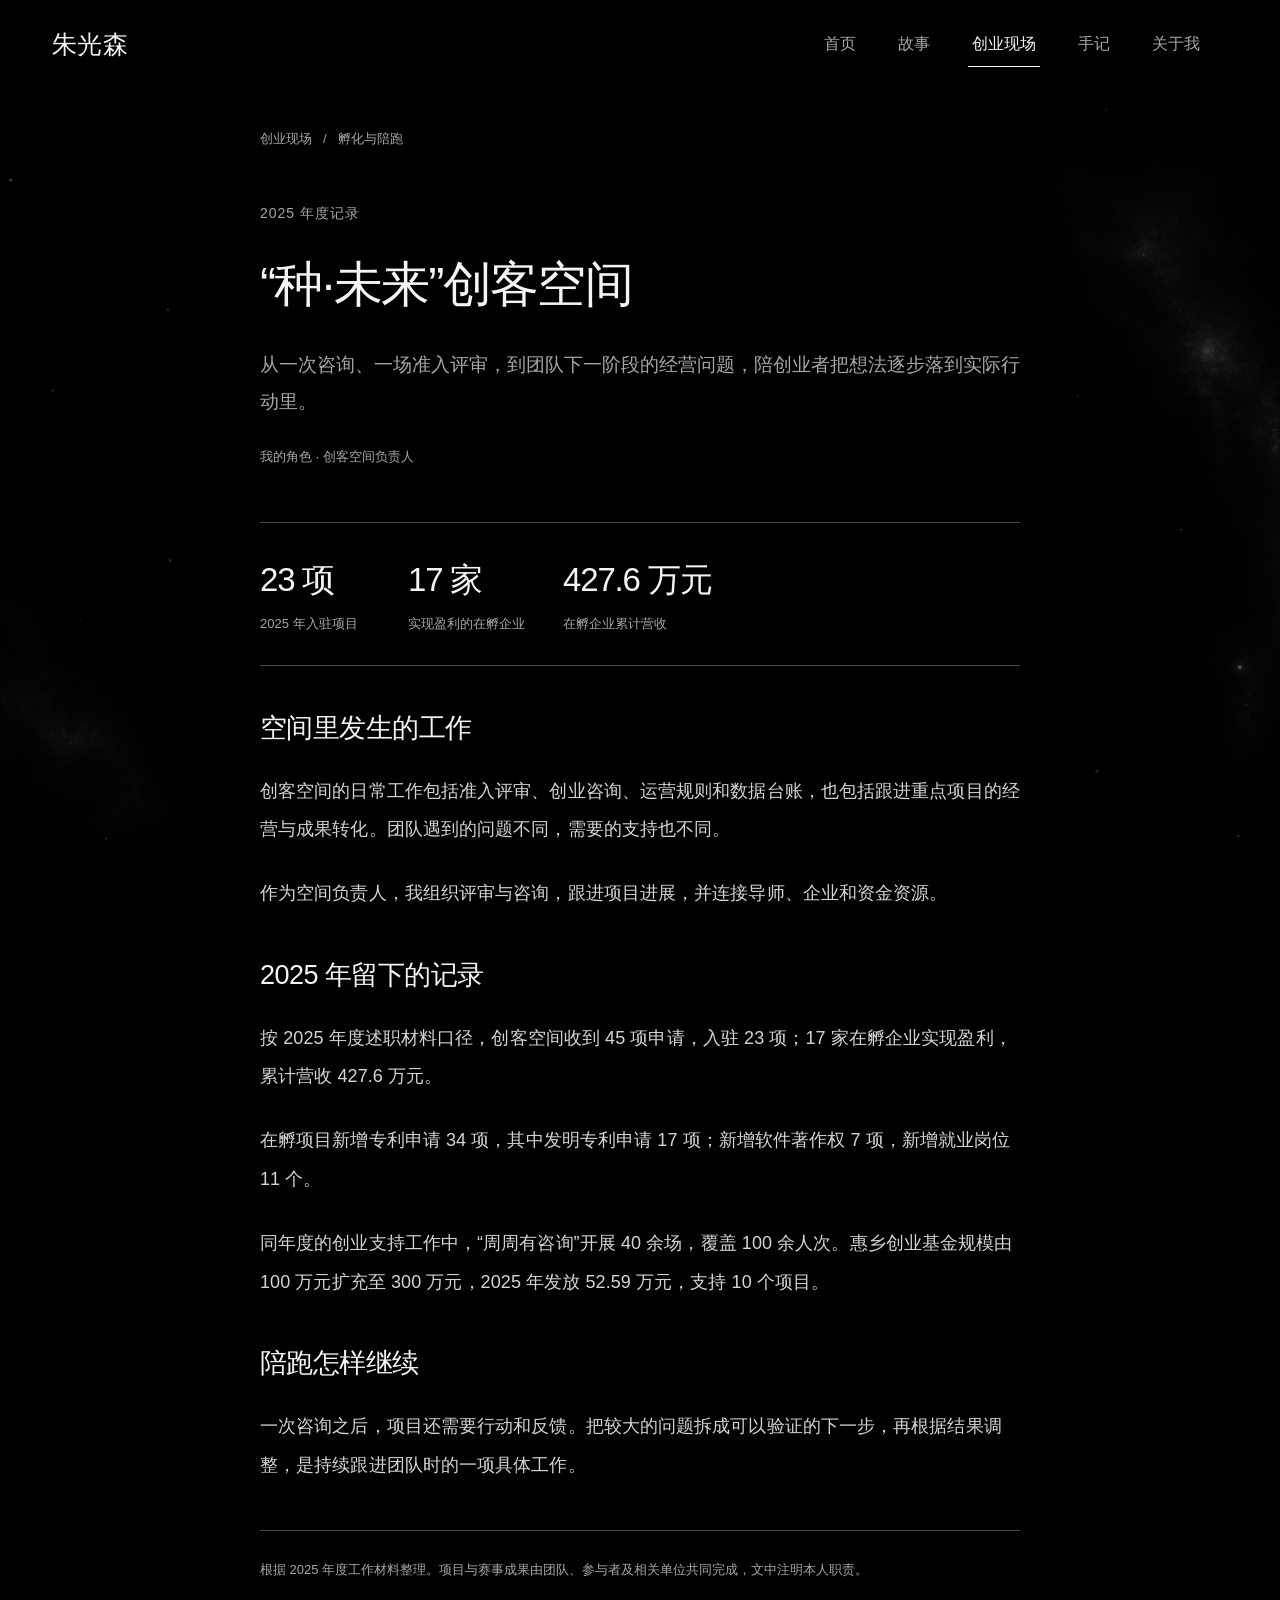
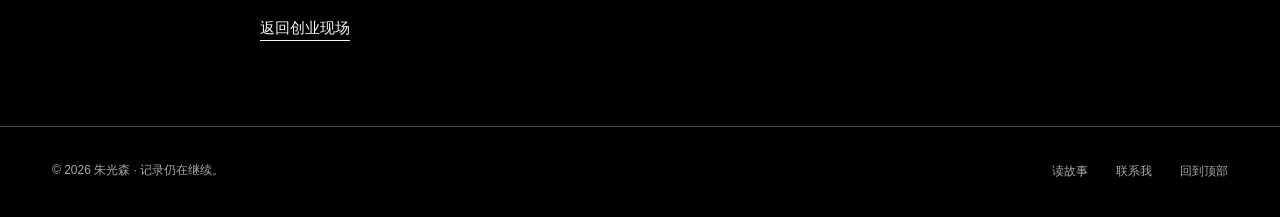
<file: personal/field/incubator.html>
<!doctype html>
<html lang="zh-CN">
<head>
  <meta charset="utf-8"><meta name="viewport" content="width=device-width,initial-scale=1">
  <meta name="theme-color" content="#000000"><meta name="color-scheme" content="dark">
  <title>“种·未来”创客空间｜朱光森</title>
  <meta name="description" content="从一次咨询、一场准入评审，到团队下一阶段的经营问题，陪创业者把想法逐步落到实际行动里。">
  
  <meta property="og:type" content="website">
  <meta property="og:title" content="“种·未来”创客空间｜朱光森">
  <meta property="og:description" content="从一次咨询、一场准入评审，到团队下一阶段的经营问题，陪创业者把想法逐步落到实际行动里。">
  <meta property="og:image" content="https://senzguang-web.github.io/personal/assets/narrator-bold-handdrawn.png">
  <link rel="icon" href="../assets/favicon-dark.png" type="image/png">
  <link rel="stylesheet" href="../styles.css?v=portrait-direction-1">
  <script src="../script.js?v=cosmos-1" defer></script>
  <script src="../line-motion.js?v=small-ripple-1" defer></script>
  
  <link rel="canonical" href="https://senzguang-web.github.io/personal/field/incubator.html">
  <meta property="og:url" content="https://senzguang-web.github.io/personal/field/incubator.html">
  <meta property="og:image:alt" content="朱光森的粗线条手绘头像">
</head>
<body class="" data-page="project" data-ambient-mode="reading">
  <div class="cosmos" data-cosmos aria-hidden="true"><img data-cosmos-image src="../assets/cosmos-field.webp" width="1536" height="1024" alt="" decoding="async"><div class="meteors" data-meteors aria-hidden="true"></div></div>
  <a href="#main" class="skip-link">跳到正文</a>
  <header class="site-header"><div class="wrap header-inner">
    <a href="../index.html" class="brand" aria-label="朱光森，返回首页">朱光森</a>
    <nav id="site-nav" class="site-nav" data-nav aria-label="主要导航"><a href="../index.html" >首页</a><a href="../stories.html" >故事</a><a href="../field.html" aria-current="page">创业现场</a><a href="../notes.html" >手记</a><a href="../about.html" >关于我</a></nav>
    <div class="header-tools"><button class="menu-toggle" type="button" data-menu-toggle aria-controls="site-nav" aria-expanded="false">目录</button></div>
  </div></header>
  <main id="main"><div class="reading-layout"><nav class="breadcrumb" aria-label="面包屑"><a href="../field.html">创业现场</a><span aria-hidden="true">/</span><span>孵化与陪跑</span></nav><article><header class="article-header"><p class="eyebrow blue">2025 年度记录</p><h1>“种·未来”创客空间</h1><p class="article-lede">从一次咨询、一场准入评审，到团队下一阶段的经营问题，陪创业者把想法逐步落到实际行动里。</p><div class="article-byline"><span>我的角色 · 创客空间负责人</span></div></header><div class="metrics" aria-label="2025 年度记录的工作指标"><div><strong>23 项</strong><span>2025 年入驻项目</span></div><div><strong>17 家</strong><span>实现盈利的在孵企业</span></div><div><strong>427.6 万元</strong><span>在孵企业累计营收</span></div></div><div class="prose"><section><h2>空间里发生的工作</h2><p>创客空间的日常工作包括准入评审、创业咨询、运营规则和数据台账，也包括跟进重点项目的经营与成果转化。团队遇到的问题不同，需要的支持也不同。</p><p>作为空间负责人，我组织评审与咨询，跟进项目进展，并连接导师、企业和资金资源。</p></section><section><h2>2025 年留下的记录</h2><p>按 2025 年度述职材料口径，创客空间收到 45 项申请，入驻 23 项；17 家在孵企业实现盈利，累计营收 427.6 万元。</p><p>在孵项目新增专利申请 34 项，其中发明专利申请 17 项；新增软件著作权 7 项，新增就业岗位 11 个。</p><p>同年度的创业支持工作中，“周周有咨询”开展 40 余场，覆盖 100 余人次。惠乡创业基金规模由 100 万元扩充至 300 万元，2025 年发放 52.59 万元，支持 10 个项目。</p></section><section><h2>陪跑怎样继续</h2><p>一次咨询之后，项目还需要行动和反馈。把较大的问题拆成可以验证的下一步，再根据结果调整，是持续跟进团队时的一项具体工作。</p></section></div><p class="source-note">根据 2025 年度工作材料整理。项目与赛事成果由团队、参与者及相关单位共同完成，文中注明本人职责。</p></article><div class="article-bottom"><a class="text-link" href="../field.html">返回创业现场 </a></div></div></main>
  <footer class="site-footer"><div class="wrap footer-inner"><p>© 2026 朱光森 <span aria-hidden="true">·</span> 记录仍在继续。</p><div class="footer-links"><a href="../stories.html">读故事</a><a href="../about.html#contact">联系我</a><a href="#main">回到顶部</a></div></div></footer>
</body></html>
</file>
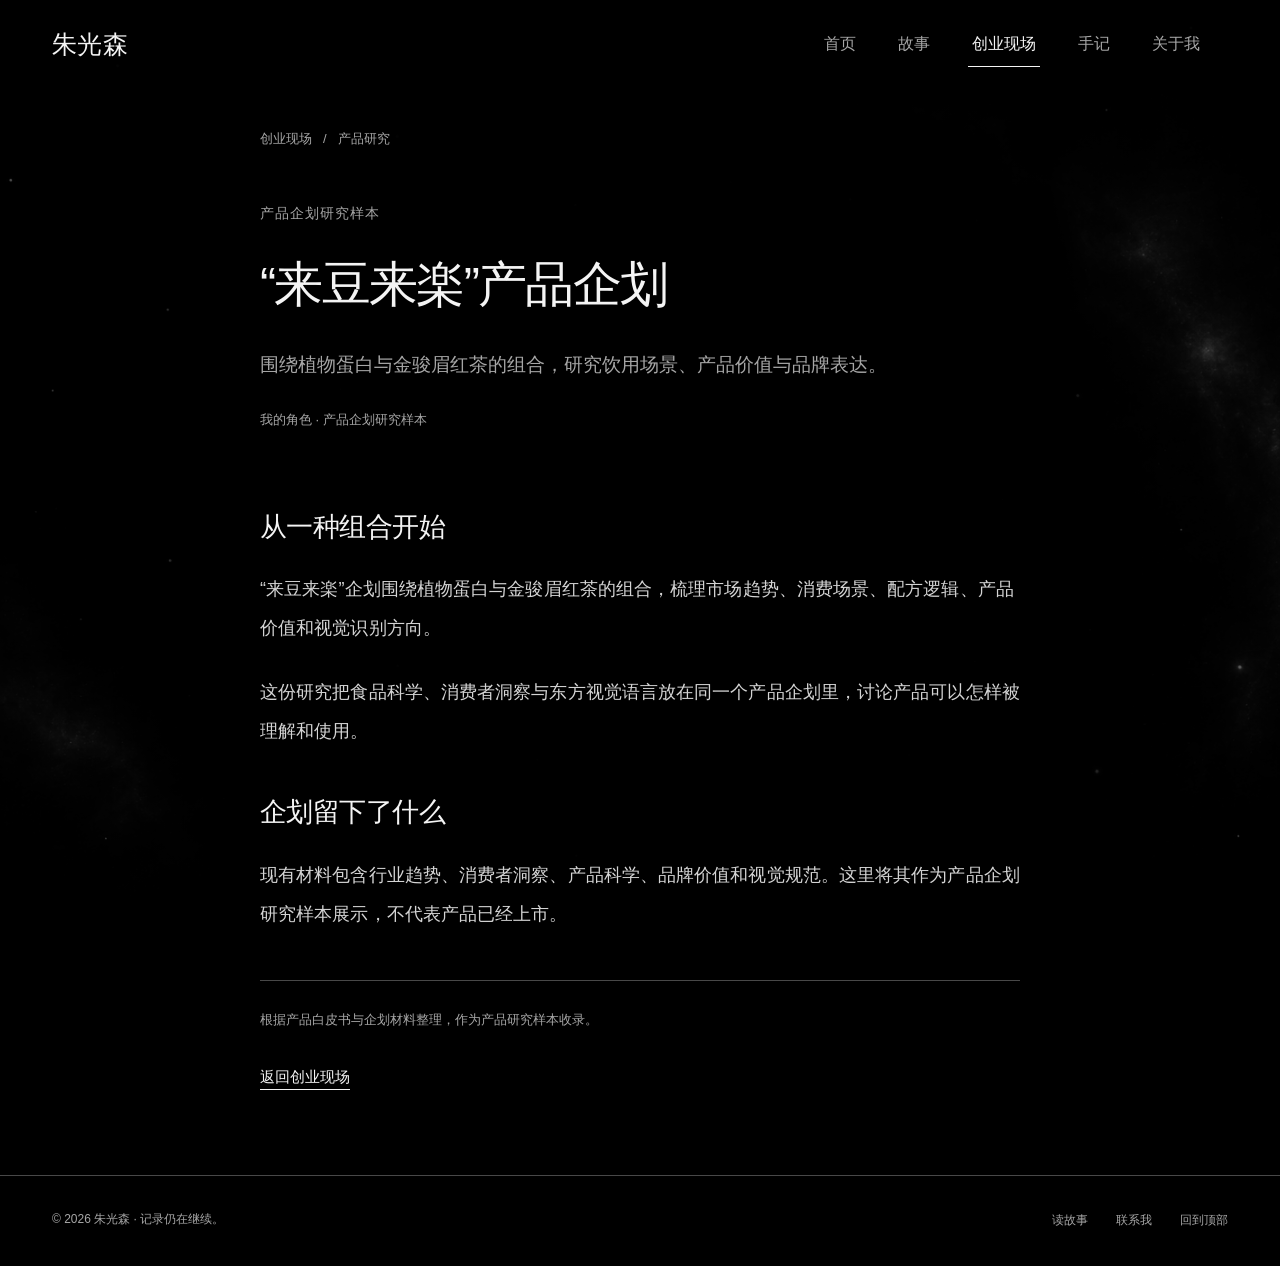
<file: personal/field/laidou.html>
<!doctype html>
<html lang="zh-CN">
<head>
  <meta charset="utf-8"><meta name="viewport" content="width=device-width,initial-scale=1">
  <meta name="theme-color" content="#000000"><meta name="color-scheme" content="dark">
  <title>“来豆来楽”产品企划｜朱光森</title>
  <meta name="description" content="围绕植物蛋白与金骏眉红茶的组合，研究饮用场景、产品价值与品牌表达。">
  
  <meta property="og:type" content="website">
  <meta property="og:title" content="“来豆来楽”产品企划｜朱光森">
  <meta property="og:description" content="围绕植物蛋白与金骏眉红茶的组合，研究饮用场景、产品价值与品牌表达。">
  <meta property="og:image" content="https://senzguang-web.github.io/personal/assets/narrator-bold-handdrawn.png">
  <link rel="icon" href="../assets/favicon-dark.png" type="image/png">
  <link rel="stylesheet" href="../styles.css?v=portrait-direction-1">
  <script src="../script.js?v=cosmos-1" defer></script>
  <script src="../line-motion.js?v=small-ripple-1" defer></script>
  
  <link rel="canonical" href="https://senzguang-web.github.io/personal/field/laidou.html">
  <meta property="og:url" content="https://senzguang-web.github.io/personal/field/laidou.html">
  <meta property="og:image:alt" content="朱光森的粗线条手绘头像">
</head>
<body class="" data-page="project" data-ambient-mode="reading">
  <div class="cosmos" data-cosmos aria-hidden="true"><img data-cosmos-image src="../assets/cosmos-field.webp" width="1536" height="1024" alt="" decoding="async"><div class="meteors" data-meteors aria-hidden="true"></div></div>
  <a href="#main" class="skip-link">跳到正文</a>
  <header class="site-header"><div class="wrap header-inner">
    <a href="../index.html" class="brand" aria-label="朱光森，返回首页">朱光森</a>
    <nav id="site-nav" class="site-nav" data-nav aria-label="主要导航"><a href="../index.html" >首页</a><a href="../stories.html" >故事</a><a href="../field.html" aria-current="page">创业现场</a><a href="../notes.html" >手记</a><a href="../about.html" >关于我</a></nav>
    <div class="header-tools"><button class="menu-toggle" type="button" data-menu-toggle aria-controls="site-nav" aria-expanded="false">目录</button></div>
  </div></header>
  <main id="main"><div class="reading-layout"><nav class="breadcrumb" aria-label="面包屑"><a href="../field.html">创业现场</a><span aria-hidden="true">/</span><span>产品研究</span></nav><article><header class="article-header"><p class="eyebrow blue">产品企划研究样本</p><h1>“来豆来楽”产品企划</h1><p class="article-lede">围绕植物蛋白与金骏眉红茶的组合，研究饮用场景、产品价值与品牌表达。</p><div class="article-byline"><span>我的角色 · 产品企划研究样本</span></div></header><div class="prose"><section><h2>从一种组合开始</h2><p>“来豆来楽”企划围绕植物蛋白与金骏眉红茶的组合，梳理市场趋势、消费场景、配方逻辑、产品价值和视觉识别方向。</p><p>这份研究把食品科学、消费者洞察与东方视觉语言放在同一个产品企划里，讨论产品可以怎样被理解和使用。</p></section><section><h2>企划留下了什么</h2><p>现有材料包含行业趋势、消费者洞察、产品科学、品牌价值和视觉规范。这里将其作为产品企划研究样本展示，不代表产品已经上市。</p></section></div><p class="source-note">根据产品白皮书与企划材料整理，作为产品研究样本收录。</p></article><div class="article-bottom"><a class="text-link" href="../field.html">返回创业现场 </a></div></div></main>
  <footer class="site-footer"><div class="wrap footer-inner"><p>© 2026 朱光森 <span aria-hidden="true">·</span> 记录仍在继续。</p><div class="footer-links"><a href="../stories.html">读故事</a><a href="../about.html#contact">联系我</a><a href="#main">回到顶部</a></div></div></footer>
</body></html>
</file>
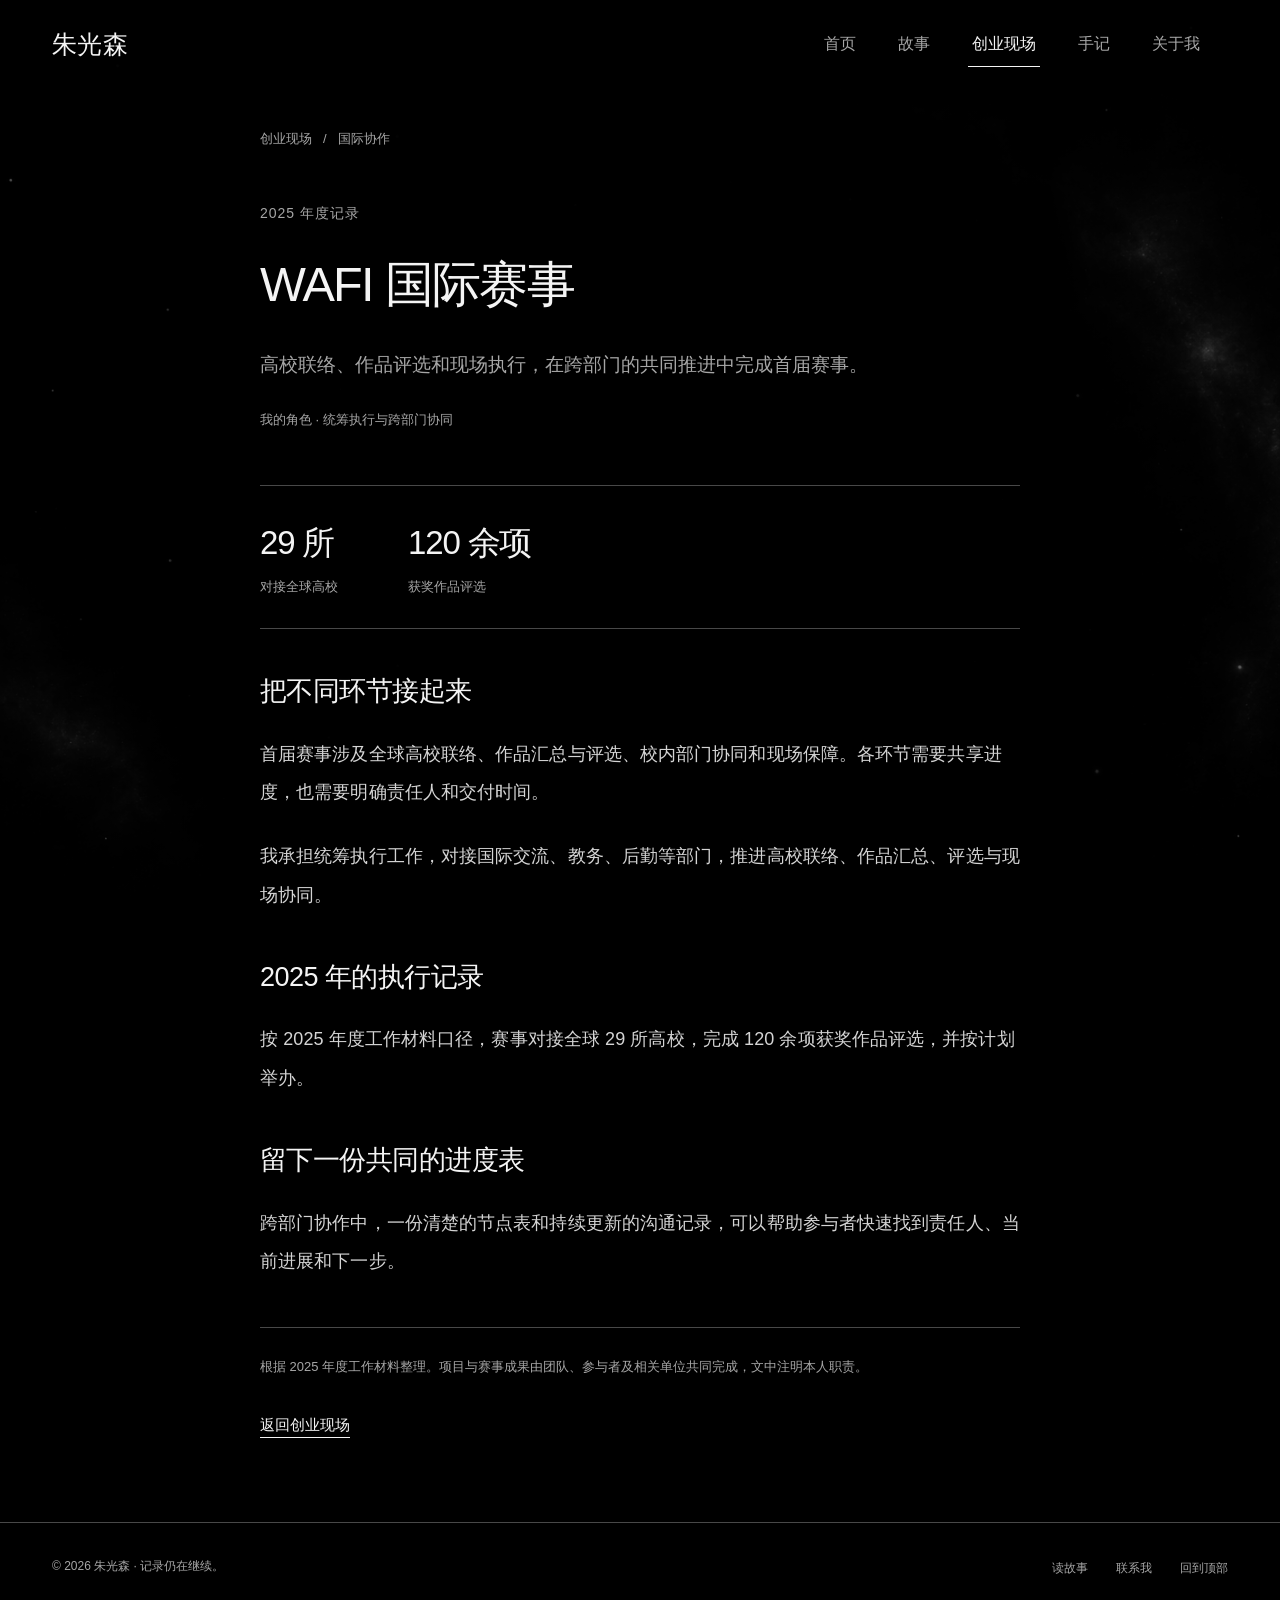
<file: personal/field/wafi.html>
<!doctype html>
<html lang="zh-CN">
<head>
  <meta charset="utf-8"><meta name="viewport" content="width=device-width,initial-scale=1">
  <meta name="theme-color" content="#000000"><meta name="color-scheme" content="dark">
  <title>WAFI 国际赛事｜朱光森</title>
  <meta name="description" content="高校联络、作品评选和现场执行，在跨部门的共同推进中完成首届赛事。">
  
  <meta property="og:type" content="website">
  <meta property="og:title" content="WAFI 国际赛事｜朱光森">
  <meta property="og:description" content="高校联络、作品评选和现场执行，在跨部门的共同推进中完成首届赛事。">
  <meta property="og:image" content="https://senzguang-web.github.io/personal/assets/narrator-bold-handdrawn.png">
  <link rel="icon" href="../assets/favicon-dark.png" type="image/png">
  <link rel="stylesheet" href="../styles.css?v=portrait-direction-1">
  <script src="../script.js?v=cosmos-1" defer></script>
  <script src="../line-motion.js?v=small-ripple-1" defer></script>
  
  <link rel="canonical" href="https://senzguang-web.github.io/personal/field/wafi.html">
  <meta property="og:url" content="https://senzguang-web.github.io/personal/field/wafi.html">
  <meta property="og:image:alt" content="朱光森的粗线条手绘头像">
</head>
<body class="" data-page="project" data-ambient-mode="reading">
  <div class="cosmos" data-cosmos aria-hidden="true"><img data-cosmos-image src="../assets/cosmos-field.webp" width="1536" height="1024" alt="" decoding="async"><div class="meteors" data-meteors aria-hidden="true"></div></div>
  <a href="#main" class="skip-link">跳到正文</a>
  <header class="site-header"><div class="wrap header-inner">
    <a href="../index.html" class="brand" aria-label="朱光森，返回首页">朱光森</a>
    <nav id="site-nav" class="site-nav" data-nav aria-label="主要导航"><a href="../index.html" >首页</a><a href="../stories.html" >故事</a><a href="../field.html" aria-current="page">创业现场</a><a href="../notes.html" >手记</a><a href="../about.html" >关于我</a></nav>
    <div class="header-tools"><button class="menu-toggle" type="button" data-menu-toggle aria-controls="site-nav" aria-expanded="false">目录</button></div>
  </div></header>
  <main id="main"><div class="reading-layout"><nav class="breadcrumb" aria-label="面包屑"><a href="../field.html">创业现场</a><span aria-hidden="true">/</span><span>国际协作</span></nav><article><header class="article-header"><p class="eyebrow blue">2025 年度记录</p><h1>WAFI 国际赛事</h1><p class="article-lede">高校联络、作品评选和现场执行，在跨部门的共同推进中完成首届赛事。</p><div class="article-byline"><span>我的角色 · 统筹执行与跨部门协同</span></div></header><div class="metrics" aria-label="2025 年度记录的工作指标"><div><strong>29 所</strong><span>对接全球高校</span></div><div><strong>120 余项</strong><span>获奖作品评选</span></div></div><div class="prose"><section><h2>把不同环节接起来</h2><p>首届赛事涉及全球高校联络、作品汇总与评选、校内部门协同和现场保障。各环节需要共享进度，也需要明确责任人和交付时间。</p><p>我承担统筹执行工作，对接国际交流、教务、后勤等部门，推进高校联络、作品汇总、评选与现场协同。</p></section><section><h2>2025 年的执行记录</h2><p>按 2025 年度工作材料口径，赛事对接全球 29 所高校，完成 120 余项获奖作品评选，并按计划举办。</p></section><section><h2>留下一份共同的进度表</h2><p>跨部门协作中，一份清楚的节点表和持续更新的沟通记录，可以帮助参与者快速找到责任人、当前进展和下一步。</p></section></div><p class="source-note">根据 2025 年度工作材料整理。项目与赛事成果由团队、参与者及相关单位共同完成，文中注明本人职责。</p></article><div class="article-bottom"><a class="text-link" href="../field.html">返回创业现场 </a></div></div></main>
  <footer class="site-footer"><div class="wrap footer-inner"><p>© 2026 朱光森 <span aria-hidden="true">·</span> 记录仍在继续。</p><div class="footer-links"><a href="../stories.html">读故事</a><a href="../about.html#contact">联系我</a><a href="#main">回到顶部</a></div></div></footer>
</body></html>
</file>
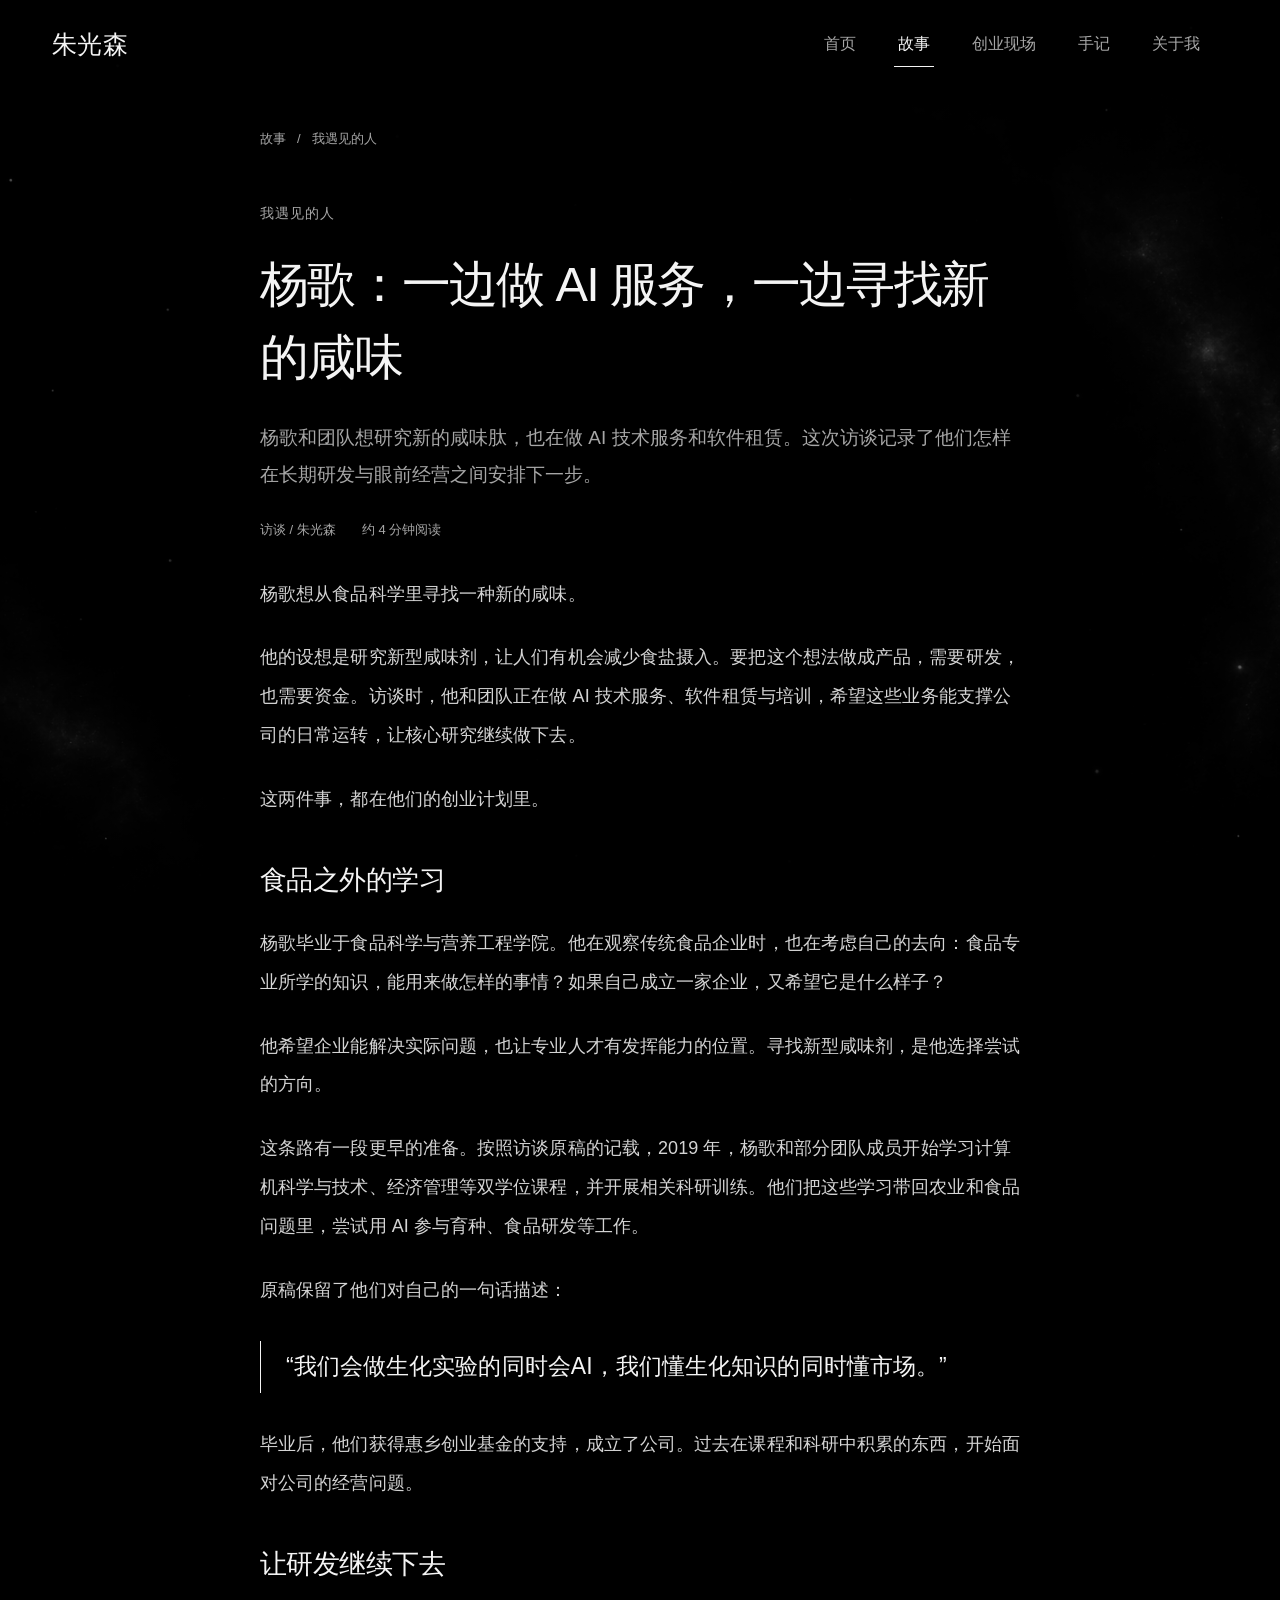
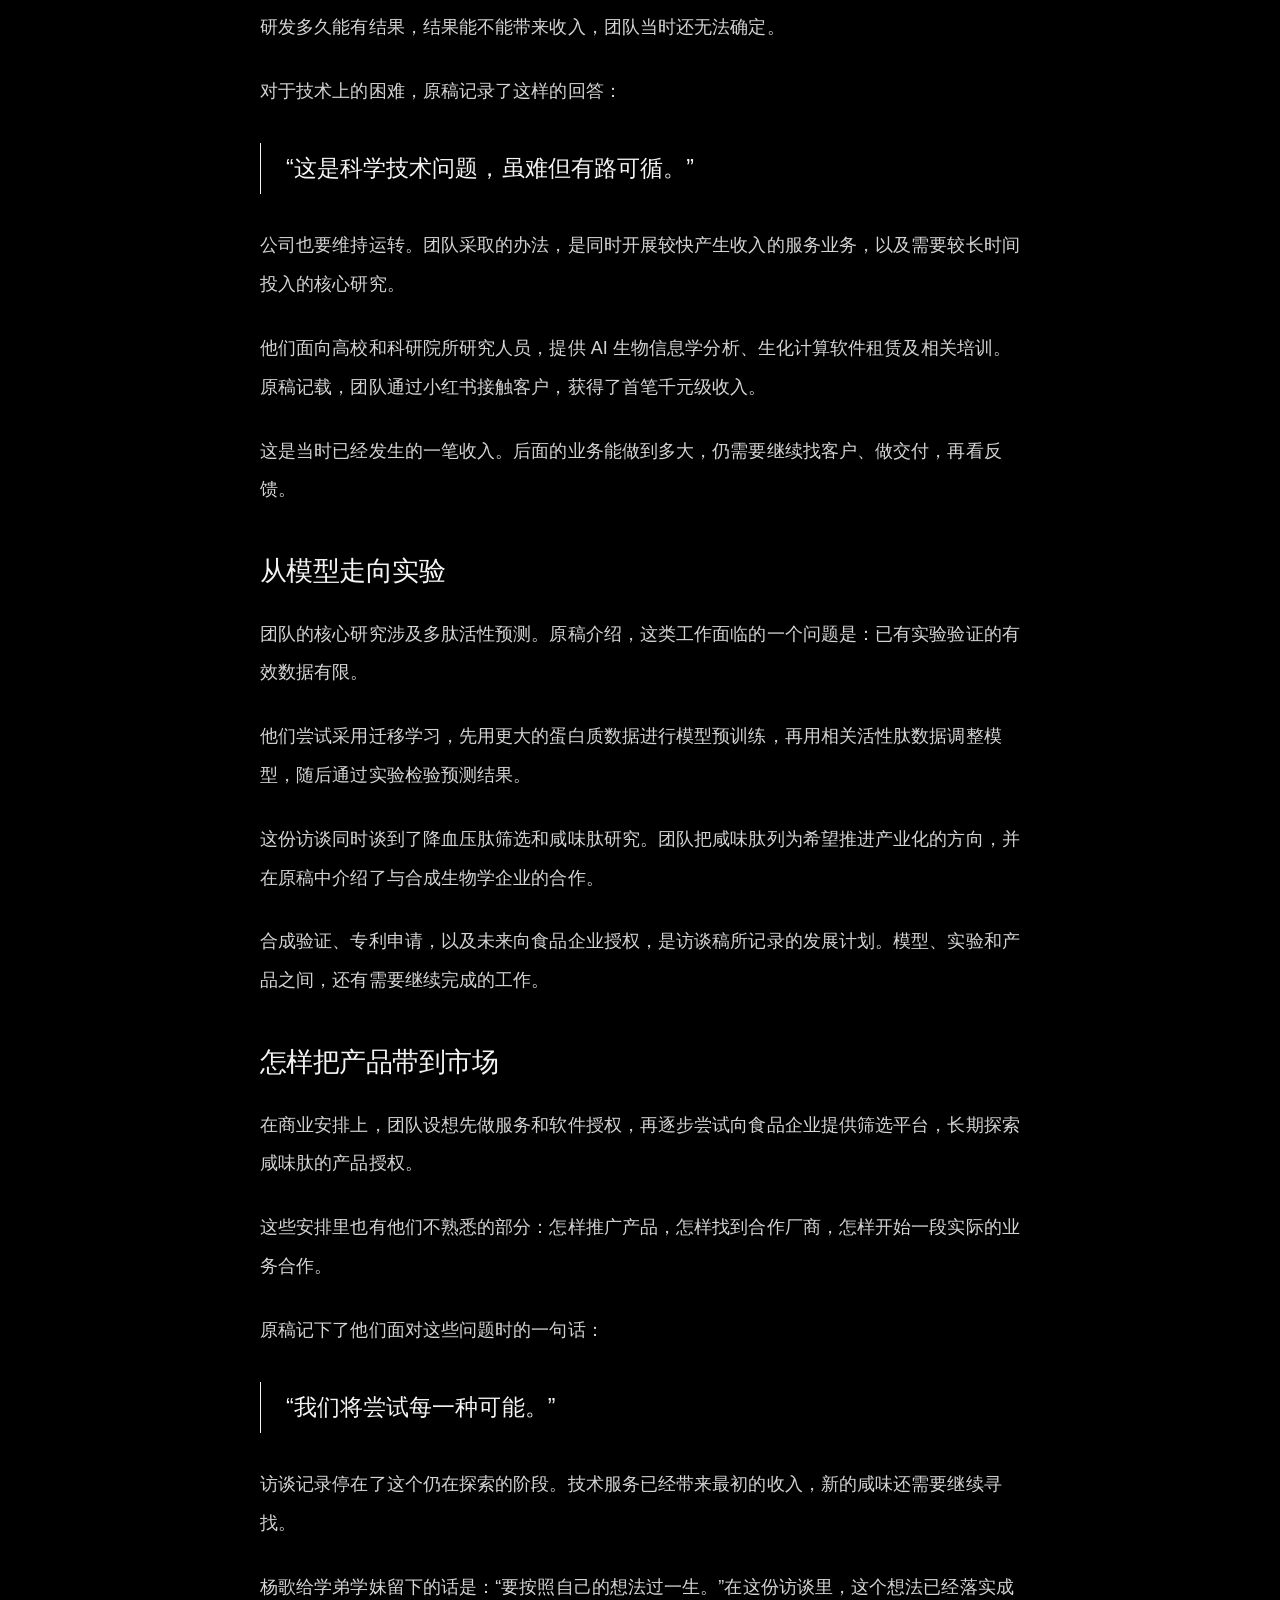
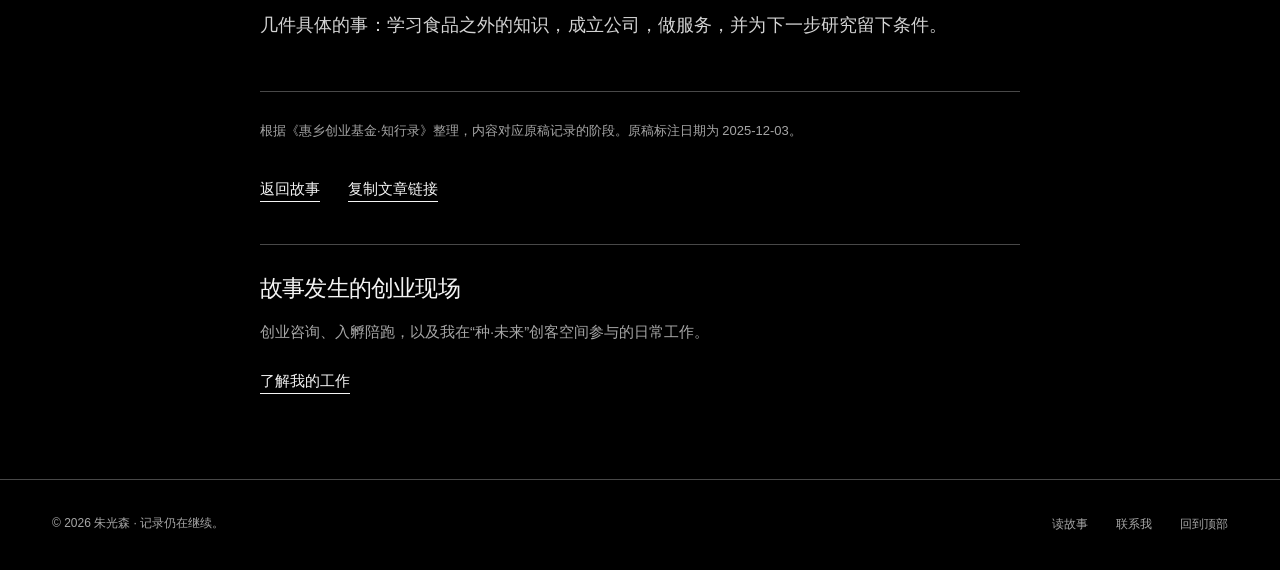
<file: personal/stories/yangge-ai-food-interview.html>
<!doctype html>
<html lang="zh-CN">
<head>
  <meta charset="utf-8"><meta name="viewport" content="width=device-width,initial-scale=1">
  <meta name="theme-color" content="#000000"><meta name="color-scheme" content="dark">
  <title>杨歌：一边做 AI 服务，一边寻找新的咸味｜朱光森</title>
  <meta name="description" content="杨歌和团队想研究新的咸味肽，也在做 AI 技术服务和软件租赁。这次访谈记录了他们怎样在长期研发与眼前经营之间安排下一步。">
  
  <meta property="og:type" content="article">
  <meta property="og:title" content="杨歌：一边做 AI 服务，一边寻找新的咸味｜朱光森">
  <meta property="og:description" content="杨歌和团队想研究新的咸味肽，也在做 AI 技术服务和软件租赁。这次访谈记录了他们怎样在长期研发与眼前经营之间安排下一步。">
  <meta property="og:image" content="https://senzguang-web.github.io/personal/assets/narrator-bold-handdrawn.png">
  <link rel="icon" href="../assets/favicon-dark.png" type="image/png">
  <link rel="stylesheet" href="../styles.css?v=portrait-direction-1">
  <script src="../script.js?v=cosmos-1" defer></script>
  <script src="../line-motion.js?v=small-ripple-1" defer></script>
  
  <link rel="canonical" href="https://senzguang-web.github.io/personal/stories/yangge-ai-food-interview.html">
  <meta property="og:url" content="https://senzguang-web.github.io/personal/stories/yangge-ai-food-interview.html">
  <meta property="og:image:alt" content="朱光森的粗线条手绘头像">
</head>
<body class="" data-page="story" data-ambient-mode="reading">
  <div class="cosmos" data-cosmos aria-hidden="true"><img data-cosmos-image src="../assets/cosmos-field.webp" width="1536" height="1024" alt="" decoding="async"><div class="meteors" data-meteors aria-hidden="true"></div></div>
  <a href="#main" class="skip-link">跳到正文</a>
  <header class="site-header"><div class="wrap header-inner">
    <a href="../index.html" class="brand" aria-label="朱光森，返回首页">朱光森</a>
    <nav id="site-nav" class="site-nav" data-nav aria-label="主要导航"><a href="../index.html" >首页</a><a href="../stories.html" aria-current="page">故事</a><a href="../field.html" >创业现场</a><a href="../notes.html" >手记</a><a href="../about.html" >关于我</a></nav>
    <div class="header-tools"><button class="menu-toggle" type="button" data-menu-toggle aria-controls="site-nav" aria-expanded="false">目录</button></div>
  </div></header>
  <main id="main"><div class="reading-layout"><nav class="breadcrumb" aria-label="面包屑"><a href="../stories.html">故事</a><span aria-hidden="true">/</span><span>我遇见的人</span></nav><article><header class="article-header"><p class="eyebrow blue">我遇见的人</p><h1>杨歌：一边做 AI 服务，一边寻找新的咸味</h1><p class="article-lede">杨歌和团队想研究新的咸味肽，也在做 AI 技术服务和软件租赁。这次访谈记录了他们怎样在长期研发与眼前经营之间安排下一步。</p><div class="article-byline"><span>访谈 / 朱光森</span><span>约 4 分钟阅读</span></div></header><div class="prose"><p>杨歌想从食品科学里寻找一种新的咸味。</p>
<p>他的设想是研究新型咸味剂，让人们有机会减少食盐摄入。要把这个想法做成产品，需要研发，也需要资金。访谈时，他和团队正在做 AI 技术服务、软件租赁与培训，希望这些业务能支撑公司的日常运转，让核心研究继续做下去。</p>
<p>这两件事，都在他们的创业计划里。</p>
<h2>食品之外的学习</h2>
<p>杨歌毕业于食品科学与营养工程学院。他在观察传统食品企业时，也在考虑自己的去向：食品专业所学的知识，能用来做怎样的事情？如果自己成立一家企业，又希望它是什么样子？</p>
<p>他希望企业能解决实际问题，也让专业人才有发挥能力的位置。寻找新型咸味剂，是他选择尝试的方向。</p>
<p>这条路有一段更早的准备。按照访谈原稿的记载，2019 年，杨歌和部分团队成员开始学习计算机科学与技术、经济管理等双学位课程，并开展相关科研训练。他们把这些学习带回农业和食品问题里，尝试用 AI 参与育种、食品研发等工作。</p>
<p>原稿保留了他们对自己的一句话描述：</p>
<blockquote><p>“我们会做生化实验的同时会AI，我们懂生化知识的同时懂市场。”</p></blockquote>
<p>毕业后，他们获得惠乡创业基金的支持，成立了公司。过去在课程和科研中积累的东西，开始面对公司的经营问题。</p>
<h2>让研发继续下去</h2>
<p>研发多久能有结果，结果能不能带来收入，团队当时还无法确定。</p>
<p>对于技术上的困难，原稿记录了这样的回答：</p>
<blockquote><p>“这是科学技术问题，虽难但有路可循。”</p></blockquote>
<p>公司也要维持运转。团队采取的办法，是同时开展较快产生收入的服务业务，以及需要较长时间投入的核心研究。</p>
<p>他们面向高校和科研院所研究人员，提供 AI 生物信息学分析、生化计算软件租赁及相关培训。原稿记载，团队通过小红书接触客户，获得了首笔千元级收入。</p>
<p>这是当时已经发生的一笔收入。后面的业务能做到多大，仍需要继续找客户、做交付，再看反馈。</p>
<h2>从模型走向实验</h2>
<p>团队的核心研究涉及多肽活性预测。原稿介绍，这类工作面临的一个问题是：已有实验验证的有效数据有限。</p>
<p>他们尝试采用迁移学习，先用更大的蛋白质数据进行模型预训练，再用相关活性肽数据调整模型，随后通过实验检验预测结果。</p>
<p>这份访谈同时谈到了降血压肽筛选和咸味肽研究。团队把咸味肽列为希望推进产业化的方向，并在原稿中介绍了与合成生物学企业的合作。</p>
<p>合成验证、专利申请，以及未来向食品企业授权，是访谈稿所记录的发展计划。模型、实验和产品之间，还有需要继续完成的工作。</p>
<h2>怎样把产品带到市场</h2>
<p>在商业安排上，团队设想先做服务和软件授权，再逐步尝试向食品企业提供筛选平台，长期探索咸味肽的产品授权。</p>
<p>这些安排里也有他们不熟悉的部分：怎样推广产品，怎样找到合作厂商，怎样开始一段实际的业务合作。</p>
<p>原稿记下了他们面对这些问题时的一句话：</p>
<blockquote><p>“我们将尝试每一种可能。”</p></blockquote>
<p>访谈记录停在了这个仍在探索的阶段。技术服务已经带来最初的收入，新的咸味还需要继续寻找。</p>
<p>杨歌给学弟学妹留下的话是：“要按照自己的想法过一生。”在这份访谈里，这个想法已经落实成几件具体的事：学习食品之外的知识，成立公司，做服务，并为下一步研究留下条件。</p>
</div><p class="source-note">根据《惠乡创业基金·知行录》整理，内容对应原稿记录的阶段。原稿标注日期为 2025-12-03。</p></article><div class="article-bottom"><div class="article-tools"><a class="text-link" href="../stories.html">返回故事 </a><button class="text-button" type="button" data-copy-link>复制文章链接</button><span class="status" data-share-status aria-live="polite"></span></div><aside class="related-block"><h3>故事发生的创业现场</h3><p>创业咨询、入孵陪跑，以及我在“种·未来”创客空间参与的日常工作。</p><a class="text-link" href="../field.html">了解我的工作 </a></aside></div></div></main>
  <footer class="site-footer"><div class="wrap footer-inner"><p>© 2026 朱光森 <span aria-hidden="true">·</span> 记录仍在继续。</p><div class="footer-links"><a href="../stories.html">读故事</a><a href="../about.html#contact">联系我</a><a href="#main">回到顶部</a></div></div></footer>
</body></html>
</file>
<file: personal/styles.css>
:root {
  color-scheme: dark;
  --background: #000;
  --surface: #121212;
  --ink: #f4f4f4;
  --muted: #a6a6a6;
  --line: #484848;
  --soft-line: #2b2b2b;
  --font: -apple-system, BlinkMacSystemFont, "PingFang SC", "Hiragino Sans GB", "Microsoft YaHei", sans-serif;
  --width: 1384px;
}

* { box-sizing: border-box; }
html { scroll-behavior: smooth; scroll-padding-top: 112px; }
body {
  position: relative;
  isolation: isolate;
  margin: 0;
  background: var(--background);
  color: var(--ink);
  font: 16px/1.8 var(--font);
  -webkit-font-smoothing: antialiased;
}
a { color: inherit; text-decoration: none; }
img { display: block; max-width: 100%; height: auto; }
button, input, textarea { font: inherit; color: inherit; }
button, a, input, textarea, summary { touch-action: manipulation; }
button, summary { cursor: pointer; }
button { border-radius: 0; }
button:disabled { cursor: not-allowed; opacity: .6; }
h1, h2, h3, h4, p, figure { margin: 0; }
h1, h2, h3, h4 { line-height: 1.45; letter-spacing: -.035em; }
p + p { margin-top: 1em; }
a, button, summary { -webkit-tap-highlight-color: transparent; }
:focus-visible { outline: 2px solid var(--ink); outline-offset: 6px; }
::selection { background: #ededed; color: #080808; }
::placeholder { color: #939393; opacity: 1; }
small { font-size: 12px; }
[hidden] { display: none !important; }

/* One fixed sky follows the reader between pages; it never receives input. */
.cosmos {
  position: fixed;
  inset: 0;
  z-index: 0;
  overflow: hidden;
  pointer-events: none;
  opacity: var(--cosmos-opacity, .44);
  filter: grayscale(1) brightness(var(--cosmos-breath, 1));
}
.cosmos > img {
  width: 100%;
  height: 100%;
  object-fit: cover;
  object-position: center center;
  transform: rotate(var(--cosmos-turn, 0deg)) scale(var(--cosmos-scale, 1.025));
  transform-origin: center;
}
.cosmos[data-motion-state="fallback"] { visibility: hidden; }
.meteors {
  position: fixed;
  inset: 0;
  overflow: hidden;
  pointer-events: none;
  /* The central reading area stays dark even while an edge trail passes. */
  mask-image: linear-gradient(90deg, #000 5%, transparent 22%, transparent 72%, #000 90%);
}
.hero > .meteors { z-index: 1; opacity: var(--cosmos-opacity, .56); }
.meteor {
  position: absolute;
  left: var(--meteor-x);
  top: var(--meteor-y);
  width: clamp(45px, 7vw, 105px);
  height: 1px;
  opacity: 0;
  background: linear-gradient(90deg, transparent, rgb(255 255 255 / .3) 55%, #fff);
  transform-origin: right center;
  animation: meteor-pass var(--meteor-duration) linear var(--meteor-delay) both;
}
.meteor::after {
  content: "";
  position: absolute;
  right: 0;
  top: -.5px;
  width: 2px;
  height: 2px;
  border-radius: 50%;
  background: #fff;
  box-shadow: 0 0 5px rgb(255 255 255 / .55);
}
@keyframes meteor-pass {
  0% { transform: translate3d(0, 0, 0) rotate(135deg); opacity: 0; }
  15% { opacity: .95; }
  65% { opacity: .75; }
  100% { transform: translate3d(calc(-1 * var(--meteor-distance)), var(--meteor-distance), 0) rotate(135deg); opacity: 0; }
}
.cosmos::after { position: absolute; inset: 0; content: ""; }
body[data-ambient-mode="home"] { --cosmos-opacity: .56; }
body[data-ambient-mode="ambient"] { --cosmos-opacity: .44; }
body[data-ambient-mode="reading"] { --cosmos-opacity: .36; }
body[data-ambient-mode="writing"] { --cosmos-opacity: .2; }
body[data-ambient-mode="reading"] .cosmos::after {
  background: linear-gradient(90deg, transparent max(0%, calc(50% - 540px)), rgb(0 0 0 / .96) max(16%, calc(50% - 410px)), rgb(0 0 0 / .96) min(84%, calc(50% + 410px)), transparent min(100%, calc(50% + 540px)));
}
body[data-ambient-mode="writing"] .cosmos::after {
  background: linear-gradient(90deg, transparent, rgb(0 0 0 / .8) 15%, rgb(0 0 0 / .8) 85%, transparent);
}
main, .site-footer { position: relative; z-index: 1; }

.wrap { width: min(var(--width), calc(100% - 104px)); margin-inline: auto; }
.muted { color: var(--muted); }
.sr-only {
  position: absolute;
  width: 1px;
  height: 1px;
  padding: 0;
  overflow: hidden;
  clip: rect(0, 0, 0, 0);
  white-space: nowrap;
}
.skip-link {
  position: fixed;
  left: 20px;
  top: -100px;
  z-index: 100;
  padding: 12px 20px;
  background: var(--ink);
  color: var(--background);
}
.skip-link:focus { top: 12px; }

/* Navigation and the shared motion control remain above the ambient layer. */
.site-header {
  position: sticky;
  top: 0;
  z-index: 30;
  background: rgb(0 0 0 / .94);
}
.header-inner {
  min-height: 88px;
  display: flex;
  align-items: center;
  justify-content: space-between;
  gap: 28px;
}
.brand { font-size: 25px; font-weight: 550; letter-spacing: .015em; white-space: nowrap; }
.header-tools { order: 2; display: flex; align-items: center; flex: 0 0 auto; gap: 12px; }
.site-nav { order: 1; display: flex; align-items: center; gap: 42px; margin-left: auto; }
.site-nav a {
  position: relative;
  display: inline-flex;
  align-items: center;
  min-height: 44px;
  padding-block: 9px;
  color: var(--muted);
  font-size: 16px;
}
.site-nav a:hover, .site-nav a[aria-current] { color: var(--ink); }
.site-nav a[aria-current]::after {
  position: absolute;
  content: "";
  height: 1px;
  background: var(--ink);
  bottom: 0;
  left: -4px;
  right: -4px;
}
.menu-toggle {
  display: none;
  min-width: 44px;
  min-height: 44px;
  border: 0;
  background: transparent;
  padding: 8px 0 8px 12px;
  color: var(--ink);
  font-size: 14px;
}
.menu-toggle span { margin-left: 9px; color: var(--muted); }

.text-link, .text-button {
  color: var(--ink);
  font-size: 15px;
  font-weight: 450;
  text-decoration: underline;
  text-decoration-thickness: 1px;
  text-underline-offset: 7px;
}
.text-link { display: inline-flex; align-items: center; gap: 9px; min-height: 44px; }
.text-link span { transition: transform .2s ease; }
.text-link:hover span { transform: translateX(3px); }
.text-link:hover, .text-button:hover { color: #bdbdbd; }
.text-button {
  min-height: 44px;
  padding: 8px 0;
  border: 0;
  background: transparent;
  text-align: left;
}
.button {
  display: inline-flex;
  align-items: center;
  justify-content: center;
  gap: 8px;
  min-height: 54px;
  min-width: 176px;
  padding: 11px 27px;
  border: 1px solid var(--ink);
  border-radius: 0;
  background: transparent;
  color: var(--ink);
  font-size: 16px;
  font-weight: 450;
  transition: color .18s ease, background-color .18s ease, border-color .18s ease;
}
.button:hover { background: var(--ink); color: var(--background); }
.button:active { background: #d6d6d6; color: var(--background); }
.button.secondary { border-color: var(--line); }
.button.secondary:hover { border-color: var(--ink); }
.actions { display: flex; align-items: center; flex-wrap: wrap; gap: 40px; }
.eyebrow {
  margin-bottom: 22px;
  color: var(--muted);
  font-size: 14px;
  font-weight: 400;
  letter-spacing: .07em;
}
.eyebrow.blue { color: var(--muted); }

/* The local galaxy keeps the established asymmetry; the narrator stays small. */
.hero {
  position: relative;
  isolation: isolate;
  min-height: 690px;
  display: flex;
  align-items: flex-start;
  padding-block: 64px 54px;
}
.hero-copy { position: relative; z-index: 2; width: fit-content; max-width: 72%; }
.hero .eyebrow { margin-bottom: 26px; font-size: 20px; letter-spacing: .06em; }
.hero h1 {
  font-size: clamp(42px, 5.1vw, 75px);
  line-height: 1.35;
  font-weight: 500;
  letter-spacing: -.035em;
}
.hero h1 span { display: block; white-space: nowrap; }
.hero h1.motto-title {
  font-size: clamp(66px, 7.1vw, 104px);
  line-height: 1.02;
  font-weight: 450;
  letter-spacing: -.06em;
}
.hero-tagline { margin-top: 22px; color: var(--ink); font-size: 21px; line-height: 1.5; letter-spacing: .05em; }
.hero-intro {
  max-width: 530px;
  margin-top: 24px;
  color: var(--muted);
  font-size: 18px;
  line-height: 1.9;
}
.hero-tagline + .hero-intro { margin-top: 10px; font-size: 16px; }
.narrator-portrait { transform: scaleX(-1); }
.hero-identity { display: flex; align-items: center; gap: 23px; margin-top: 26px; }
.hero-identity > img {
  flex: 0 0 92px;
  width: 92px;
  height: 92px;
  object-fit: contain;
  filter: grayscale(1);
  mix-blend-mode: screen;
}
.hero-identity > div { min-width: 0; }
.hero-identity strong { display: block; margin-bottom: 5px; font-size: 20px; font-weight: 550; }
.hero-identity p { max-width: 450px; color: #bdbdbd; font-size: 16px; line-height: 1.85; }
.hero .actions { margin-top: 28px; }
.hero .button { min-width: 196px; min-height: 60px; }
.line-art {
  position: absolute;
  z-index: 1;
  top: 0;
  right: -52px;
  width: 72%;
  height: 100%;
  overflow: hidden;
  filter: grayscale(1);
  mix-blend-mode: screen;
}
.line-art img, .line-art canvas {
  position: absolute;
  inset: 0;
  display: block;
  width: 100%;
  height: 100%;
  object-fit: fill;
  pointer-events: none;
}
.line-art[data-motion-ready="true"] [data-line-image] { opacity: 0; }
.line-art:not([data-motion-ready="true"]) [data-line-canvas] { visibility: hidden; }
.motion-toggle {
  flex: 0 0 auto;
  min-width: 76px;
  min-height: 44px;
  padding: 8px 6px;
  border: 0;
  background: transparent;
  color: var(--muted);
  font-size: 12px;
  letter-spacing: .03em;
  white-space: nowrap;
}
.motion-toggle:hover { color: var(--ink); }

/* The first real story and the open question share one quiet dividing line. */
.opening-stories {
  display: grid;
  grid-template-columns: 1.9fr 1fr;
  gap: 0;
  padding-block: 30px 48px;
  border-top: 1px solid var(--line);
}
.story-lead { padding: 2px 48px 6px 0; }
.story-lead .eyebrow, .unknown-question .eyebrow { margin-bottom: 18px; font-size: 15px; }
.story-lead h2 { max-width: 790px; font-size: clamp(25px, 2.4vw, 35px); font-weight: 500; line-height: 1.5; }
.story-lead > p:not(.eyebrow) { margin-top: 14px; color: #bdbdbd; font-size: 18px; }
.story-lead .text-link { margin-top: 14px; }
.unknown-question { min-width: 0; padding: 2px 0 6px 42px; border-left: 1px solid var(--line); }
.unknown-question summary { list-style: none; }
.unknown-question summary::-webkit-details-marker { display: none; }
.unknown-question summary::marker { content: ""; }
.unknown-question .eyebrow { display: block; }
.unknown-question h2 { font-size: clamp(27px, 2.5vw, 37px); line-height: 1.5; font-weight: 500; }
.question-topics { margin-top: 14px; color: var(--muted); font-size: 14px; line-height: 1.85; }
.question-toggle {
  display: inline-flex;
  align-items: center;
  gap: 12px;
  min-height: 44px;
  margin-top: 13px;
  color: var(--ink);
  font-size: 13px;
  text-decoration: underline;
  text-underline-offset: 7px;
}
.question-body { margin-top: 19px; padding-top: 21px; border-top: 1px solid var(--soft-line); color: var(--muted); font-size: 15px; line-height: 1.95; }
.question-body h3 { color: var(--ink); font-size: 18px; font-weight: 500; margin: 24px 0 12px; }
.question-body h3:first-child { margin-top: 0; }
.question-body p + p { margin-top: 1em; }
.question-body ul { padding-left: 1.25em; }
.question-body li + li { margin-top: 12px; }

/* Open editorial sections replace the earlier filled cards. */
.section { padding-block: 82px; }
.section-heading { display: flex; align-items: end; justify-content: space-between; gap: 28px; margin-bottom: 38px; }
.section-heading h2 { max-width: 760px; font-size: 35px; line-height: 1.5; font-weight: 500; }
.section-heading .text-link { flex: 0 0 auto; }
.section-intro { max-width: 660px; margin-top: 18px; color: var(--muted); font-size: 18px; }
.section.compact { padding-top: 0; padding-bottom: 82px; }
.feature {
  display: block;
  padding: 40px 0;
  border-top: 1px solid var(--line);
  border-bottom: 1px solid var(--soft-line);
}
.feature + .feature { border-top: 0; }
.feature h2 { max-width: 880px; font-size: 33px; font-weight: 500; line-height: 1.55; }
.feature p { max-width: 760px; margin-top: 17px; color: var(--muted); font-size: 16px; line-height: 1.9; }
.feature .eyebrow { margin-top: 0; margin-bottom: 18px; color: var(--muted); font-size: 13px; }
.feature .text-link { margin-top: 20px; }
.feature:hover h2, .field-card:hover h3, .project-panel:hover h2 { text-decoration: underline; text-decoration-thickness: 1px; text-underline-offset: 7px; }
.feature-illustration { display: none; }
.field-grid { display: grid; grid-template-columns: repeat(3, 1fr); gap: 36px; }
.field-card {
  display: flex;
  flex-direction: column;
  min-width: 0;
  min-height: 290px;
  padding: 25px 0 12px;
  border-top: 1px solid var(--line);
}
.field-card .category { margin-bottom: 22px; color: var(--muted); font-size: 12px; letter-spacing: .04em; }
.field-card h3 { font-size: 25px; font-weight: 500; line-height: 1.5; }
.field-card p { margin-top: 15px; color: var(--muted); font-size: 15px; line-height: 1.95; }
.field-card .text-link { margin-top: auto; padding-top: 23px; }
.field-card .small-metric { display: flex; align-items: baseline; gap: 10px; margin-top: 22px; }
.small-metric strong { font-size: 26px; font-weight: 500; }
.small-metric small { color: var(--muted); }
.notes-teaser {
  display: grid;
  grid-template-columns: 1fr 1.2fr;
  align-items: center;
  gap: 80px;
  padding-block: 48px;
  border-block: 1px solid var(--line);
}
.notes-teaser h2 { font-size: 33px; font-weight: 500; line-height: 1.5; }
.notes-teaser p { max-width: 570px; margin-bottom: 19px; color: var(--muted); }
.contact-strip { display: flex; align-items: center; justify-content: space-between; gap: 40px; padding: 52px 0 88px; }
.contact-strip h2 { font-size: 31px; font-weight: 500; line-height: 1.5; }
.contact-strip p { max-width: 680px; margin-top: 14px; color: var(--muted); font-size: 16px; }
.contact-strip .text-link { flex: 0 0 auto; }
.site-footer { border-top: 1px solid var(--line); color: var(--muted); font-size: 12px; }
.footer-inner { display: flex; justify-content: space-between; gap: 30px; padding-block: 23px; }
.footer-inner > p { padding-block: 10px; }
.footer-links { display: flex; align-items: center; gap: 28px; }
.footer-links a { display: inline-flex; align-items: center; min-height: 44px; }
.footer-links a:hover { color: var(--ink); }

/* Collections and long-form reading. */
.page-intro { max-width: 900px; padding: 74px 0 52px; }
.page-intro h1 { font-size: clamp(38px, 4.3vw, 62px); font-weight: 500; line-height: 1.42; }
.page-intro > .lede { max-width: 730px; margin-top: 25px; color: var(--muted); font-size: 19px; line-height: 1.95; }
.story-list { padding-bottom: 76px; }
.story-list .feature { padding: 36px 0 40px; }
.story-meta { margin-top: 18px; color: var(--muted); font-size: 12px; }
.collection-note { padding-top: 25px; color: var(--muted); font-size: 14px; }
.breadcrumb { display: flex; align-items: center; flex-wrap: wrap; gap: 11px; padding: 29px 0 0; color: var(--muted); font-size: 13px; }
.breadcrumb a { display: inline-flex; align-items: center; min-height: 44px; }
.breadcrumb a:hover { color: var(--ink); text-decoration: underline; text-underline-offset: 5px; }
.reading-layout { width: min(760px, calc(100% - 104px)); margin: 0 auto; }
.article-header { padding: 40px 0 33px; }
.article-header h1 { font-size: clamp(34px, 3.8vw, 51px); line-height: 1.5; font-weight: 500; }
.article-header .article-lede { margin-top: 25px; color: var(--muted); font-size: 19px; line-height: 1.95; }
.article-byline { display: flex; flex-wrap: wrap; gap: 12px 26px; margin-top: 25px; color: var(--muted); font-size: 13px; }
.article-art { display: none; }
.prose { color: #d4d4d4; font-size: 18px; line-height: 2.15; letter-spacing: .005em; }
.prose section { margin-top: 42px; }
.prose h2 { margin: 42px 0 22px; color: var(--ink); font-size: 27px; font-weight: 500; line-height: 1.55; letter-spacing: -.02em; }
.prose p + p { margin-top: 1.4em; }
.prose blockquote { margin: 32px 0; padding: 4px 0 4px 25px; border-left: 1px solid var(--ink); color: var(--ink); font-size: 23px; font-weight: 400; line-height: 1.9; }
.source-note { margin-top: 46px; padding-top: 26px; border-top: 1px solid var(--line); color: var(--muted); font-size: 13px; line-height: 1.95; }
.article-bottom { padding: 23px 0 76px; }
.article-tools { display: flex; align-items: center; flex-wrap: wrap; gap: 18px 28px; }
.status { min-height: 23px; color: var(--muted); font-size: 12px; overflow-wrap: anywhere; }
.related-block { margin-top: 34px; padding-top: 27px; border-top: 1px solid var(--line); }
.related-block h3 { font-size: 23px; font-weight: 500; }
.related-block p { margin-top: 12px; color: var(--muted); font-size: 15px; }
.related-block .text-link { margin-top: 14px; }

/* Entrepreneurship and the narrator's background. */
.field-intro { display: grid; grid-template-columns: 1.15fr .85fr; align-items: center; gap: 86px; padding-bottom: 48px; }
.field-intro .page-intro { padding-bottom: 0; }
.role-note { padding-left: 28px; border-left: 1px solid var(--line); color: var(--muted); font-size: 16px; }
.role-note strong { display: block; margin-bottom: 14px; color: var(--ink); font-size: 20px; font-weight: 500; }
.project-list { display: grid; grid-template-columns: 1fr 1fr; gap: 30px 70px; padding: 24px 0 74px; }
.project-panel { display: flex; flex-direction: column; min-width: 0; min-height: 290px; padding: 28px 0 14px; border-top: 1px solid var(--line); }
.project-panel .eyebrow { margin-bottom: 19px; }
.project-panel h2 { font-size: 29px; font-weight: 500; line-height: 1.55; }
.project-panel > p { margin-top: 15px; color: var(--muted); font-size: 15px; }
.project-panel .text-link { margin-top: auto; padding-top: 23px; }
.metrics { display: flex; flex-wrap: wrap; gap: 38px; margin: 20px 0 40px; padding: 27px 0; border-block: 1px solid var(--line); }
.metrics div { min-width: 110px; }
.metrics strong { display: block; font-size: 33px; font-weight: 450; letter-spacing: -.035em; }
.metrics span { color: var(--muted); font-size: 13px; }
.method-section { padding: 66px 0 88px; border-top: 1px solid var(--line); }
.methods { display: grid; grid-template-columns: repeat(3, 1fr); gap: 44px; margin-top: 36px; }
.methods h3 { font-size: 21px; font-weight: 500; }
.methods p { margin-top: 15px; color: var(--muted); font-size: 15px; line-height: 1.95; }
.about-grid { display: grid; grid-template-columns: 1fr 250px; align-items: start; gap: 100px; max-width: 1120px; padding-bottom: 68px; }
.about-copy p { font-size: 18px; line-height: 2; color: #c2c2c2; }
.about-copy p + p { margin-top: 1.4em; }
.about-art { width: 100%; max-width: 220px; margin: 0 auto; }
.about-art img { width: 100%; height: auto; filter: grayscale(1); mix-blend-mode: screen; }
.motto-section { max-width: 920px; padding: 49px 0 62px; border-top: 1px solid var(--line); }
.motto-section h2 { margin-bottom: 23px; font-size: clamp(32px, 3.5vw, 46px); font-weight: 450; line-height: 1.3; letter-spacing: -.055em; }
.motto-section > p:not(.eyebrow) { max-width: 760px; color: #c2c2c2; font-size: 18px; line-height: 2; }
.motto-source { max-width: 760px; margin-top: 28px; padding-top: 12px; border-top: 1px solid var(--soft-line); }
.motto-source summary { display: flex; align-items: center; width: fit-content; min-height: 44px; list-style: none; color: var(--muted); font-size: 14px; text-decoration: underline; text-underline-offset: 7px; }
.motto-source summary::-webkit-details-marker { display: none; }
.motto-source summary::marker { content: ""; }
.motto-source summary:hover { color: var(--ink); }
.motto-source[open] summary { margin-bottom: 14px; color: var(--ink); }
.motto-source p { color: var(--muted); font-size: 14px; line-height: 1.95; }
.motto-source a { color: var(--ink); text-decoration: underline; text-underline-offset: 5px; overflow-wrap: anywhere; }
.motto-source a:hover { color: #bdbdbd; }
.timeline { list-style: none; margin: 0; padding: 0; }
.timeline li { display: grid; grid-template-columns: 155px 1fr; gap: 38px; padding: 27px 0; border-top: 1px solid var(--line); }
.timeline time { color: var(--muted); font-size: 13px; }
.timeline h3 { font-size: 21px; font-weight: 500; }
.timeline p { margin-top: 9px; color: var(--muted); font-size: 15px; line-height: 1.95; }
.contact-block { padding: 62px 0 88px; }
.contact-block h2 { font-size: 34px; font-weight: 500; }
.contact-block p { max-width: 680px; margin: 19px 0 25px; color: var(--muted); }
.email-link { font-size: clamp(24px, 3vw, 37px); color: var(--ink); letter-spacing: -.02em; overflow-wrap: anywhere; }
.email-link:hover { text-decoration: underline; text-decoration-thickness: 1px; text-underline-offset: 9px; }
.contact-inline { display: flex; align-items: center; flex-wrap: wrap; gap: 24px; }
.empty-notes { padding: 30px 0 94px; border-top: 1px solid var(--line); }
.empty-notes h2 { margin-bottom: 21px; font-size: 29px; font-weight: 500; }
.empty-notes p { max-width: 640px; color: var(--muted); font-size: 17px; line-height: 1.95; }
.empty-notes figure { display: none; }
.empty-notes .text-link { margin-top: 22px; }
.public-note { padding: 27px 0; border-bottom: 1px solid var(--line); }
.public-note h2 { margin: 10px 0 16px; font-size: 27px; font-weight: 500; }
.public-note p { margin-bottom: 18px; color: var(--muted); }

/* Private writing stays a readable tool, not part of the animated scene. */
.capture-page .page-intro { max-width: 900px; }
.note-workspace { display: grid; grid-template-columns: 1.05fr 1fr; align-items: start; gap: 70px; padding-bottom: 80px; }
.note-composer { min-width: 0; padding-top: 25px; border-top: 1px solid var(--line); }
.note-composer label { display: block; margin: 22px 0 8px; font-size: 14px; font-weight: 500; }
.note-composer input, .note-composer textarea {
  display: block;
  width: 100%;
  padding: 13px 14px;
  border: 1px solid var(--line);
  border-radius: 0;
  background: var(--surface);
  color: var(--ink);
  caret-color: var(--ink);
  font-size: 16px;
}
.note-composer input:hover, .note-composer textarea:hover { border-color: #737373; }
.note-composer input:focus-visible, .note-composer textarea:focus-visible { outline-offset: 3px; }
.note-composer input:-webkit-autofill { -webkit-text-fill-color: #080808; }
.note-composer textarea { min-height: 210px; resize: vertical; line-height: 1.95; }
.note-composer .status { margin-top: 13px; }
.note-date-line { display: flex; justify-content: space-between; gap: 20px; color: var(--muted); font-size: 12px; }
.voice-row { display: flex; align-items: center; flex-wrap: wrap; gap: 8px 15px; margin-top: 14px; }
.voice-row .status { margin: 0; }
.voice-button { min-height: 44px; padding: 8px 13px; border: 1px solid var(--line); background: transparent; color: var(--ink); font-size: 13px; }
.voice-button:hover { border-color: var(--ink); }
.voice-button[aria-pressed="true"] { border-color: var(--ink); background: var(--ink); color: var(--background); }
.voice-dot { display: inline-block; width: 6px; height: 6px; margin-right: 7px; border-radius: 50%; background: currentColor; }
.note-actions { display: flex; align-items: center; flex-wrap: wrap; gap: 15px; margin-top: 22px; }
.note-privacy { margin-top: 17px; color: var(--muted); font-size: 12px; line-height: 1.9; }
.note-shelf { min-width: 0; }
.note-shelf-heading { display: flex; align-items: center; justify-content: space-between; gap: 20px; padding: 20px 0 21px; border-block: 1px solid var(--line); }
.note-shelf-heading h2 { font-size: 25px; font-weight: 500; }
.note-shelf-heading strong { color: var(--muted); font-size: 14px; font-weight: 400; }
.archive-tools { display: flex; align-items: center; flex-wrap: wrap; gap: 25px; margin-top: 13px; }
.archive-tools label { position: relative; cursor: pointer; }
.archive-tools label:focus-within { outline: 2px solid var(--ink); outline-offset: 5px; }
.note-empty { padding: 30px 0; color: var(--muted); font-size: 14px; }
.note-list { list-style: none; margin: 0; padding: 0; }
.note-item { padding: 26px 0; border-bottom: 1px solid var(--line); }
.note-title { margin: 11px 0; font-size: 22px; font-weight: 500; }
.note-meta { color: var(--muted); font-size: 12px; }
.note-edited { margin-left: 12px; }
.note-body { margin-top: 14px; color: #d4d4d4; font-size: 16px; line-height: 1.95; white-space: pre-wrap; overflow-wrap: anywhere; }
.note-tags { display: flex; flex-wrap: wrap; gap: 8px; margin-top: 14px; color: var(--muted); font-size: 12px; }
.note-tags span { padding: 3px 8px; border: 1px solid var(--line); }
.note-item .note-actions { gap: 24px; margin-top: 12px; }
.note-item .text-button { font-size: 13px; }
.note-undo { margin-block: 12px; padding: 15px; border: 1px solid var(--line); color: var(--ink); font-size: 14px; }
.capture-caption { padding-bottom: 25px; color: var(--muted); font-size: 12px; }
.note-title, .note-tags, .public-note h2, .prose, .article-header h1 { overflow-wrap: anywhere; }

/* Compact desktop and tablet retain the same visual hierarchy. */
@media (min-width: 1488px) {
  .line-art { right: calc((1384px - 100vw) / 2); }
}
@media (max-width: 1100px) {
  .wrap { width: calc(100% - 72px); }
  .header-inner { gap: 22px; }
  .site-nav { gap: 25px; }
  .hero { min-height: 625px; padding-block: 50px 65px; }
  .hero h1 { font-size: clamp(41px, 4.8vw, 57px); }
  .hero h1.motto-title { font-size: clamp(62px, 8.3vw, 88px); }
  .hero-tagline { font-size: 19px; }
  .hero-copy { max-width: 78%; }
  .hero .eyebrow { font-size: 16px; }
  .hero-intro { max-width: 470px; font-size: 16px; }
  .hero-identity { gap: 18px; }
  .hero-identity > img { flex-basis: 82px; width: 82px; height: 82px; }
  .hero-identity p { max-width: 380px; font-size: 14px; }
  .line-art { right: -36px; width: 71%; mask-image: linear-gradient(90deg, transparent 40%, #000 68%); }
  .opening-stories { grid-template-columns: 1.7fr 1fr; }
  .story-lead { padding-right: 32px; }
  .unknown-question { padding-left: 30px; }
  .story-lead h2 { font-size: 28px; }
  .unknown-question h2 { font-size: 29px; }
  .field-grid { gap: 26px; }
  .field-card h3 { font-size: 23px; }
  .notes-teaser { gap: 48px; }
  .field-intro { gap: 45px; }
  .project-list { column-gap: 42px; }
  .about-grid { grid-template-columns: 1fr 200px; gap: 55px; }
  .note-workspace { gap: 40px; }
}
@media (max-width: 760px) {
  html { scroll-padding-top: 88px; }
  body[data-ambient-mode="home"] { --cosmos-opacity: .3; }
  body[data-ambient-mode="ambient"] { --cosmos-opacity: .24; }
  body[data-ambient-mode="reading"] { --cosmos-opacity: .16; }
  body[data-ambient-mode="writing"] { --cosmos-opacity: .1; }
  .cosmos > img { object-position: 72% center; }
  body[data-ambient-mode="reading"] .cosmos::after {
    background: linear-gradient(90deg, transparent, rgb(0 0 0 / .8) 16%, rgb(0 0 0 / .8) 84%, transparent);
  }
  .wrap { width: calc(100% - 40px); }
  .header-inner { min-height: 72px; gap: 12px; }
  .header-tools { gap: 4px; margin-left: auto; }
  .motion-toggle { min-width: 72px; padding-inline: 4px; font-size: 11px; }
  .brand { font-size: 22px; }
  .menu-toggle { display: block; }
  .site-nav {
    display: none;
    position: absolute;
    top: 72px;
    left: 0;
    right: 0;
    padding: 15px 20px 20px;
    border-bottom: 1px solid var(--line);
    background: var(--background);
    flex-direction: column;
    align-items: stretch;
    gap: 3px;
  }
  .site-nav.is-open { display: flex; }
  .site-nav a { min-height: 46px; padding: 9px 5px; font-size: 16px; }
  .site-nav a[aria-current]::after { left: 5px; right: auto; bottom: 3px; width: 28px; }
  .hero { display: flex; flex-direction: column; align-items: stretch; min-height: 0; padding: 39px 0 0; }
  .hero-copy { width: 100%; max-width: none; }
  .hero .eyebrow { margin-bottom: 22px; font-size: 14px; }
  .hero h1 { font-size: clamp(29px, 8.15vw, 58px); line-height: 1.47; letter-spacing: -.045em; }
  .hero h1.motto-title { font-size: clamp(52px, 15vw, 100px); line-height: 1.03; letter-spacing: -.06em; }
  .hero h1 span { white-space: normal; }
  .hero h1.motto-title span { white-space: nowrap; }
  .hero-tagline { margin-top: 22px; font-size: 17px; line-height: 1.7; }
  .hero-intro { max-width: 470px; margin-top: 22px; font-size: 15px; line-height: 1.95; }
  .hero-tagline + .hero-intro { margin-top: 9px; font-size: 15px; }
  .hero-identity { gap: 16px; margin-top: 23px; }
  .hero-identity > img { flex-basis: 72px; width: 72px; height: 72px; }
  .hero-identity strong { margin-bottom: 4px; font-size: 17px; }
  .hero-identity p { max-width: 355px; font-size: 13px; line-height: 1.9; }
  .hero .actions { margin-top: 26px; gap: 30px; }
  .button { min-width: 146px; min-height: 50px; padding: 10px 21px; font-size: 15px; }
  .text-link, .text-button { font-size: 14px; }
  .line-art { position: relative; inset: auto; width: calc(100% + 40px); height: 240px; flex: 0 0 240px; margin: 14px -20px 0; mask-image: none; }
  .opening-stories { grid-template-columns: 1fr; padding: 0 0 18px; }
  .story-lead { padding: 28px 0 26px; }
  .story-lead .eyebrow, .unknown-question .eyebrow { margin-bottom: 15px; font-size: 13px; }
  .story-lead h2 { font-size: 25px; line-height: 1.6; }
  .story-lead > p:not(.eyebrow) { font-size: 15px; line-height: 1.95; }
  .story-lead .text-link { margin-top: 12px; }
  .unknown-question { padding: 27px 0 16px; border-left: 0; border-top: 1px solid var(--line); }
  .unknown-question h2 { font-size: 28px; }
  .question-topics { margin-top: 12px; font-size: 13px; }
  .question-toggle { margin-top: 8px; }
  .question-body { font-size: 14px; }
  .section { padding-block: 53px; }
  .section.compact { padding-bottom: 49px; }
  .section-heading { display: block; margin-bottom: 27px; }
  .section-heading h2 { font-size: 28px; line-height: 1.55; }
  .section-heading .text-link { margin-top: 16px; }
  .section-intro { margin-top: 16px; font-size: 16px; }
  .eyebrow { margin-bottom: 17px; font-size: 13px; }
  .feature, .story-list .feature { padding: 27px 0; }
  .feature h2 { font-size: 26px; line-height: 1.6; }
  .feature p { margin-top: 14px; font-size: 15px; }
  .feature .text-link { margin-top: 13px; }
  .field-grid { grid-template-columns: 1fr; gap: 15px; }
  .field-card { min-height: 0; padding: 25px 0 16px; }
  .field-card .category { margin-bottom: 13px; }
  .field-card h3 { font-size: 24px; }
  .field-card p { max-width: 570px; margin-top: 12px; }
  .field-card .text-link { padding-top: 15px; }
  .notes-teaser { grid-template-columns: 1fr; gap: 19px; padding-block: 31px; }
  .notes-teaser h2 { font-size: 28px; }
  .notes-teaser p { margin-bottom: 15px; font-size: 15px; }
  .contact-strip { display: block; padding: 25px 0 53px; }
  .contact-strip h2 { font-size: 27px; }
  .contact-strip p { font-size: 15px; }
  .contact-strip .text-link { margin-top: 21px; }
  .footer-inner { flex-direction: column; gap: 1px; padding-block: 18px; }
  .footer-links { flex-wrap: wrap; gap: 25px; }
  .page-intro { padding: 45px 0 34px; }
  .page-intro h1 { font-size: clamp(34px, 8.7vw, 52px); line-height: 1.47; }
  .page-intro > .lede { margin-top: 21px; font-size: 17px; }
  .story-list { padding-bottom: 49px; }
  .reading-layout { width: calc(100% - 40px); }
  .breadcrumb { padding-top: 17px; font-size: 12px; }
  .article-header { padding: 26px 0 23px; }
  .article-header h1 { font-size: 32px; line-height: 1.55; }
  .article-header .article-lede { margin-top: 21px; font-size: 17px; }
  .article-byline { gap: 10px 18px; font-size: 12px; }
  .prose { font-size: 17px; line-height: 2.08; }
  .prose h2 { margin-top: 33px; font-size: 25px; }
  .prose blockquote { padding-left: 19px; font-size: 21px; }
  .source-note { margin-top: 35px; padding-top: 23px; }
  .article-bottom { padding-bottom: 53px; }
  .related-block { margin-top: 27px; padding-top: 23px; }
  .related-block h3 { font-size: 22px; }
  .field-intro { grid-template-columns: 1fr; gap: 30px; padding-bottom: 27px; }
  .role-note { padding-left: 20px; font-size: 15px; }
  .project-list { grid-template-columns: 1fr; gap: 12px; padding-bottom: 43px; }
  .project-panel { min-height: 0; padding: 25px 0 18px; }
  .project-panel h2 { font-size: 26px; }
  .project-panel .text-link { padding-top: 16px; }
  .metrics { gap: 23px; padding-block: 23px; }
  .metrics strong { font-size: 29px; }
  .method-section { padding-block: 42px 54px; }
  .methods { grid-template-columns: 1fr; gap: 29px; margin-top: 28px; }
  .about-grid { grid-template-columns: 1fr; gap: 22px; padding-bottom: 41px; }
  .about-art { order: -1; max-width: 135px; margin: 0; }
  .about-copy p { font-size: 17px; }
  .motto-section { padding: 34px 0 45px; }
  .motto-section h2 { margin-bottom: 20px; font-size: clamp(28px, 7.2vw, 39px); }
  .motto-section > p:not(.eyebrow) { font-size: 17px; }
  .motto-source { margin-top: 23px; }
  .timeline li { grid-template-columns: 1fr; gap: 10px; padding-block: 24px; }
  .timeline h3 { font-size: 20px; }
  .contact-block { padding: 44px 0 57px; }
  .contact-block h2 { font-size: 29px; }
  .empty-notes { padding: 27px 0 56px; }
  .empty-notes h2 { font-size: 27px; }
  .empty-notes p { font-size: 16px; }
  .public-note h2 { font-size: 25px; }
  .note-workspace { grid-template-columns: 1fr; gap: 43px; padding-bottom: 53px; }
  .note-composer { padding-top: 22px; }
  .note-date-line { flex-direction: column; gap: 5px; }
  .note-actions { gap: 16px; }
  .note-shelf-heading { padding-block: 19px; }
  .note-shelf-heading h2 { font-size: 24px; }
  .note-body { font-size: 15px; }
}
@media (prefers-reduced-motion: reduce) {
  html { scroll-behavior: auto; }
  .meteors { display: none; }
  *, *::before, *::after { transition: none !important; animation: none !important; }
}
@media print {
  :root { color-scheme: light; --ink: #000000; --muted: #454545; --line: #999999; --background: #ffffff; }
  body { background: #ffffff !important; color: #000000 !important; }
  .site-header, .site-footer, .skip-link, .cosmos, .meteors, .line-art, .motion-toggle, .article-tools, .related-block, .article-art, .hero-identity > img, .about-art, .voice-row, .archive-tools, .note-actions { display: none !important; }
  .wrap, .reading-layout { width: 100%; max-width: none; }
  .hero { min-height: 0; padding-block: 20px; }
  .hero-copy { max-width: none; }
  .hero h1, .hero h1.motto-title, .page-intro h1, .article-header h1 { font-size: 24pt; }
  .prose, .about-copy p, .note-body, .motto-section > p:not(.eyebrow), .motto-source p { color: #000000; font-size: 12pt; line-height: 1.7; }
  .hero-identity p, .story-lead > p:not(.eyebrow) { color: #454545; }
  .article-header { padding-top: 15px; }
  .section, .section.compact { padding-block: 25px; }
  .opening-stories, .field-grid, .project-list, .note-workspace, .about-grid { display: block; }
  .unknown-question { padding-left: 0; border-left: 0; }
  .note-composer input, .note-composer textarea { background: #ffffff; color: #000000; }
  h1, h2, h3 { break-after: avoid; }
  p, blockquote { orphans: 3; widows: 3; }
}
</file>
